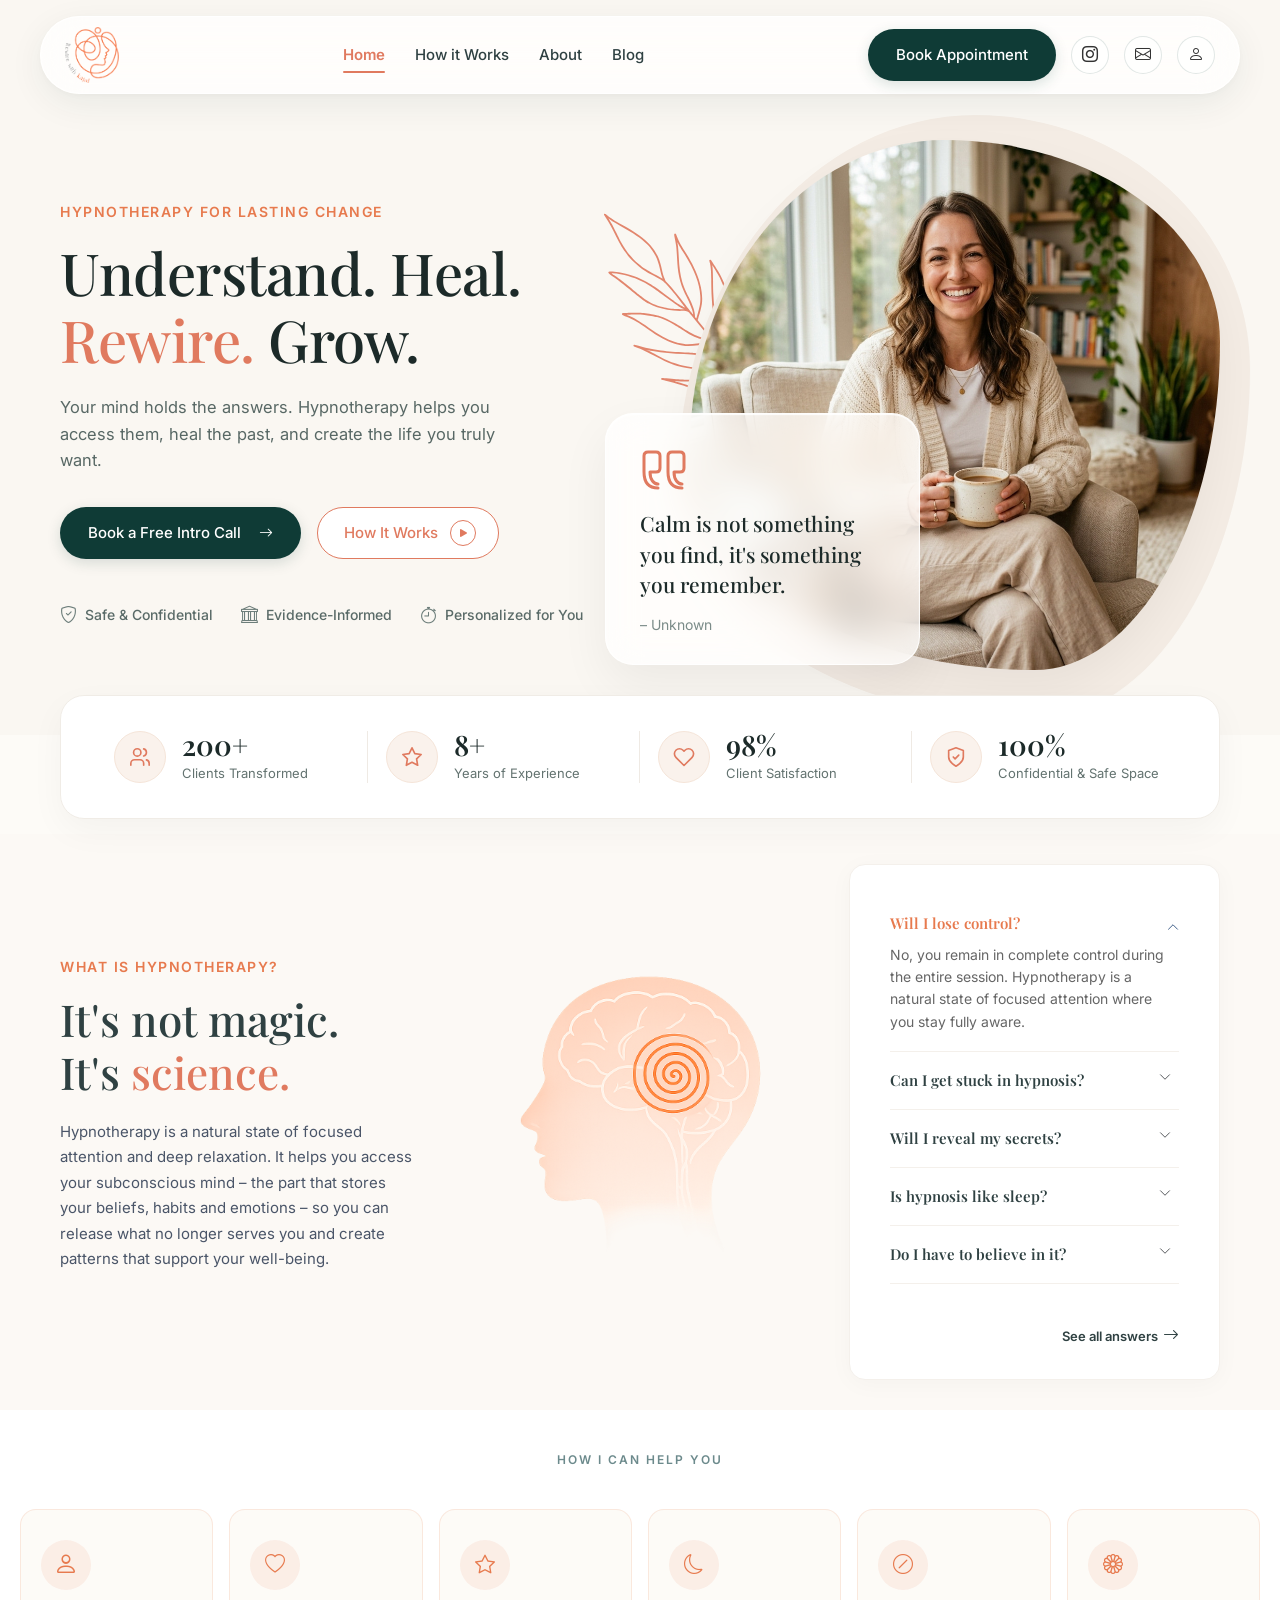
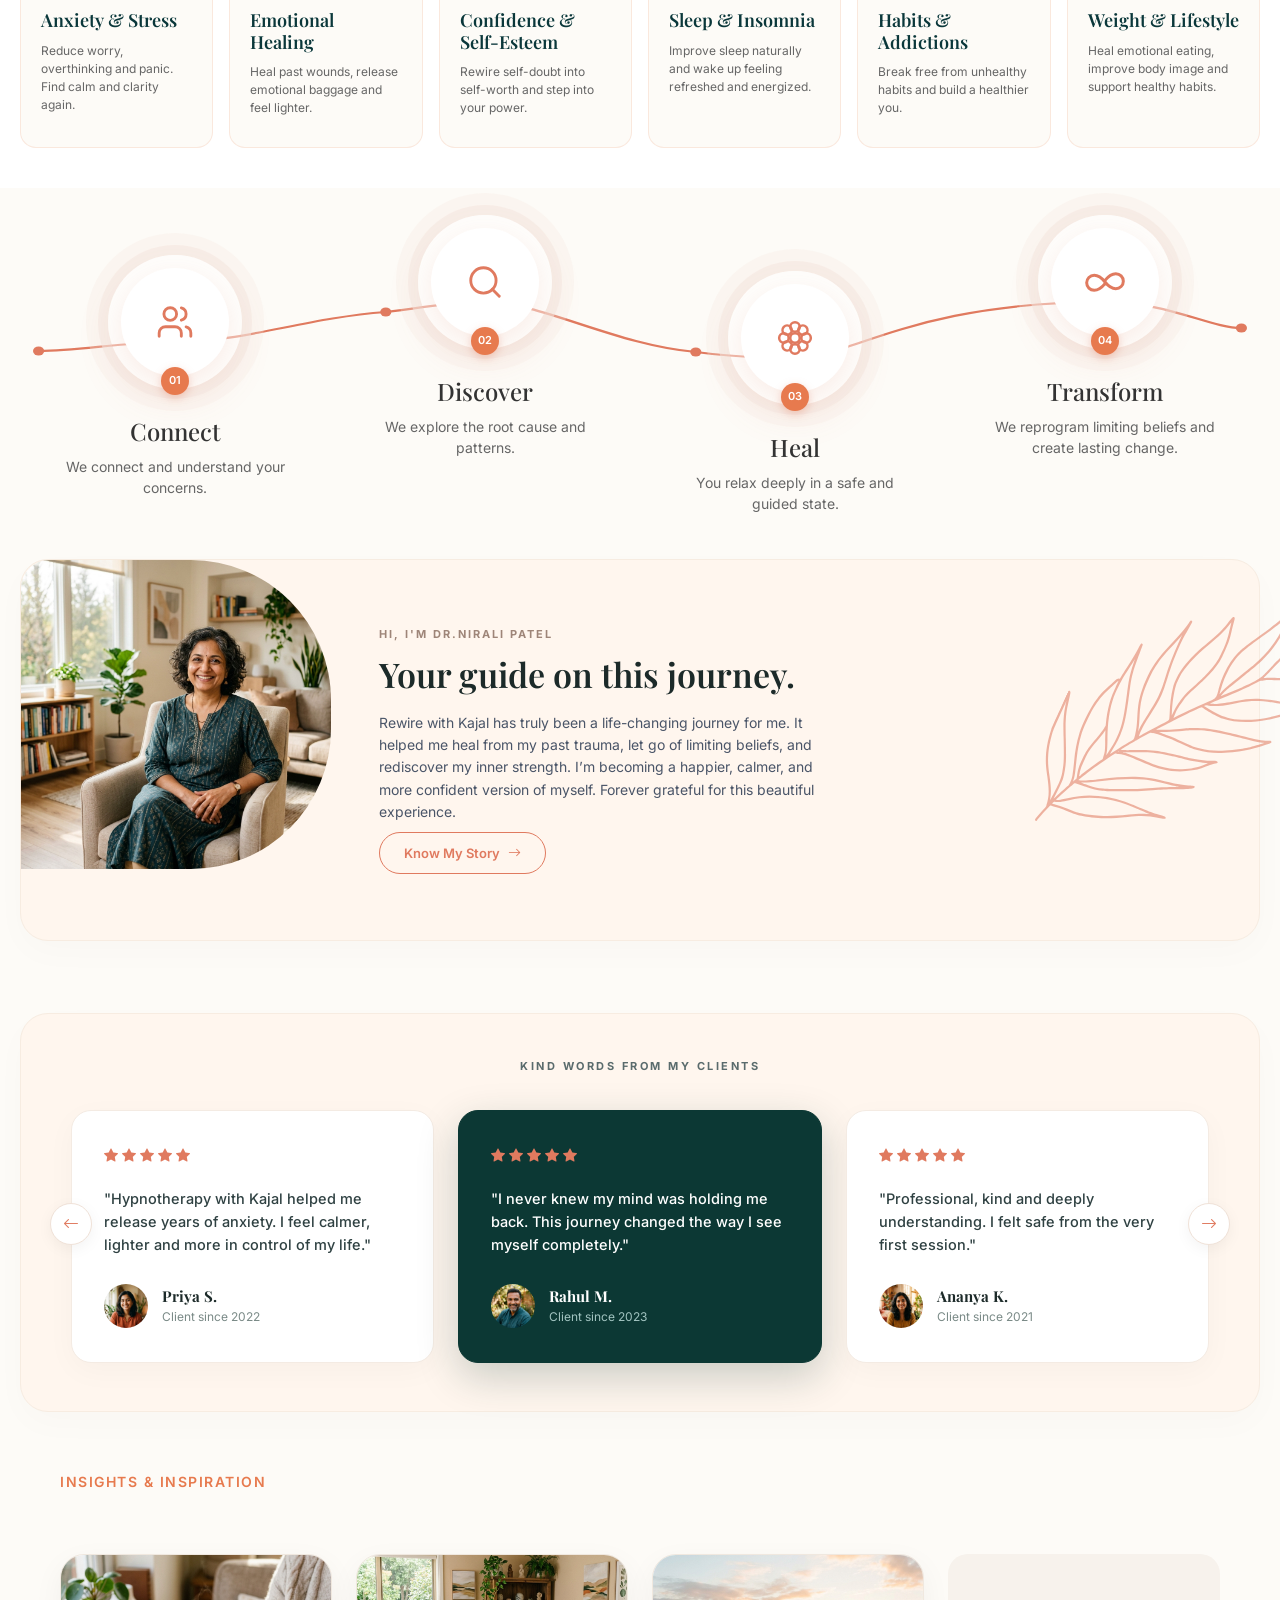
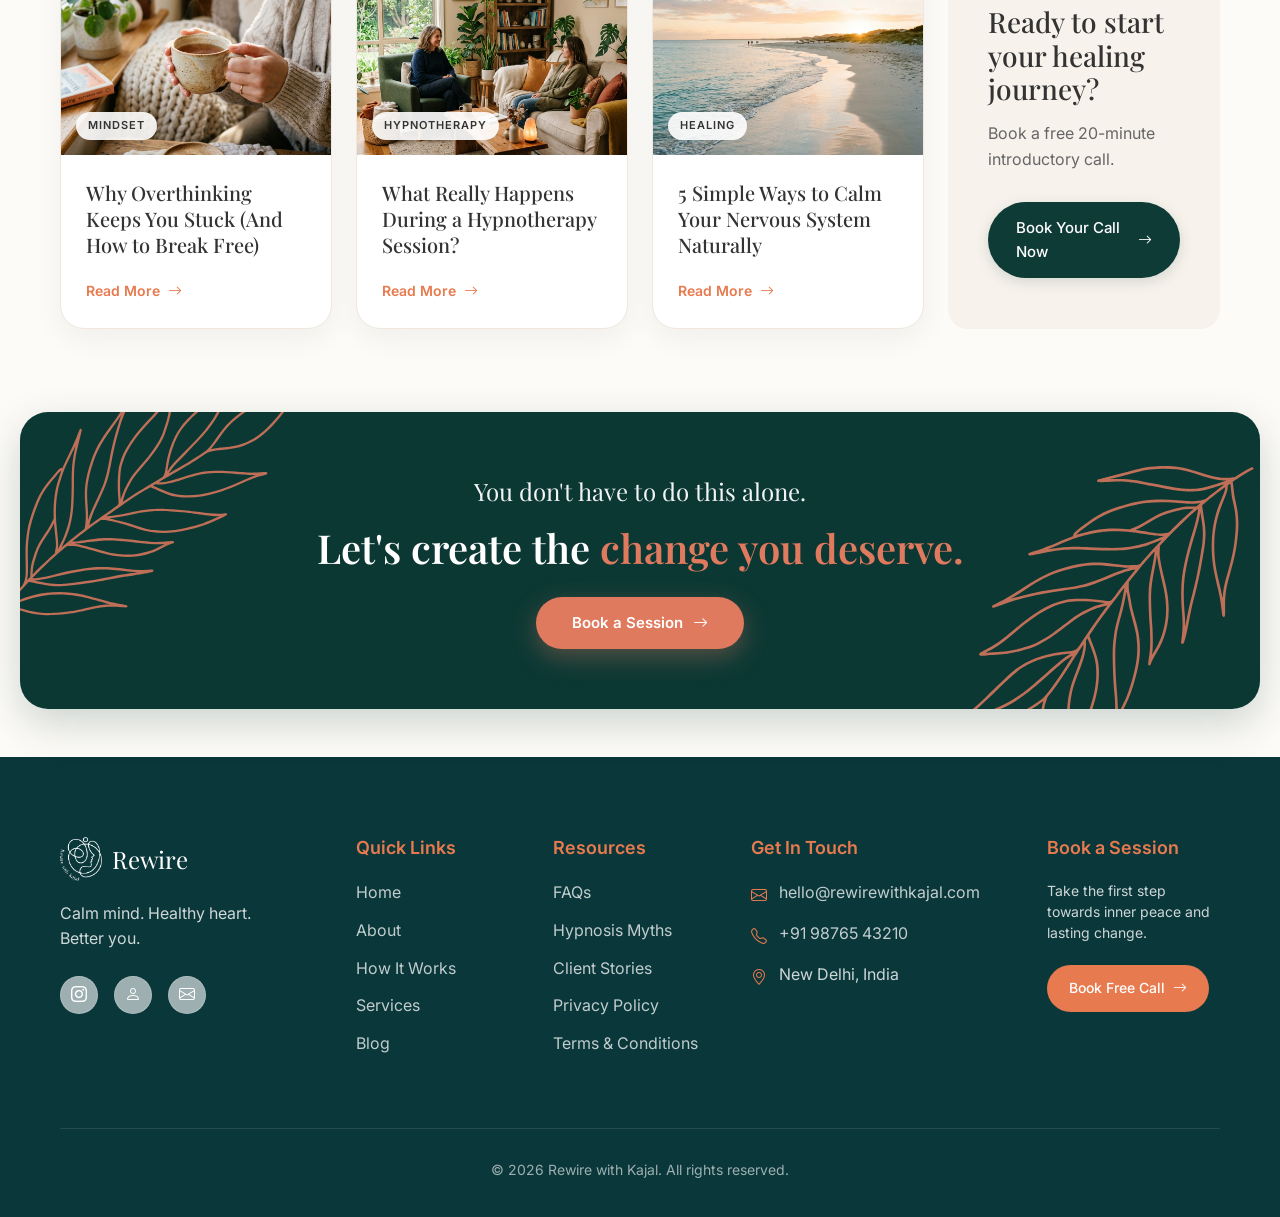
<file: index.html>
<!DOCTYPE html>
<html lang="en">

<head>
  <meta charset="utf-8" />
  <meta name="viewport" content="width=device-width, initial-scale=1" />
  <title>Rewire With Kajal</title>
  <link href="https://cdn.jsdelivr.net/npm/bootstrap@5.3.3/dist/css/bootstrap.min.css" rel="stylesheet" />
  <link rel="stylesheet" href="https://cdn.jsdelivr.net/npm/bootstrap-icons@1.11.3/font/bootstrap-icons.min.css" />
  <link rel="stylesheet" href="css/index-redesign.css" />
  <link rel="icon" type="image/png" href="images/logo3.png" />
</head>

<body>

  <!-- Navbar -->
  <nav class="rw-navbar">
    <div class="rw-container">
      <a href="index.html" class="rw-logo">
        <img src="images/logo3.png" alt="Rewire with Kajal Logo">
      </a>

      <div class="rw-nav-links d-none d-lg-flex">
        <a href="index.html" class="active">Home</a>
        <a href="index.html#how-it-works">How it Works</a>
        <a href="about.html">About</a>
        <a href="blog.html">Blog</a>
      </div>

      <div class="rw-nav-actions d-none d-lg-flex">
        <a href="appointment.html#booking-form" class="rw-btn rw-btn-primary">Book Appointment</a>
        <a href="https://www.instagram.com/rewirewithkajal/" class="rw-social-icon" target="_blank"
          aria-label="Instagram"><i class="bi bi-instagram"></i></a>
        <a href="mailto:hello@rewirewithkajal.com" class="rw-social-icon" aria-label="Email"><i
            class="bi bi-envelope"></i></a>
        <a href="customer-login.html" class="rw-social-icon" aria-label="Login"><i class="bi bi-person"></i></a>
      </div>

      <button class="navbar-toggler d-lg-none" type="button"
        style="border:none; background:transparent; font-size:24px;">
        <i class="bi bi-list"></i>
      </button>
    </div>
  </nav>

  <!-- Hero Section -->
  <header class="rw-hero">
    <div class="rw-container">
      <div class="row align-items-center">
        <div class="col-lg-6">
          <span class="rw-eyebrow">HYPNOTHERAPY FOR LASTING CHANGE</span>
          <h1>Understand. Heal.<br><span class="rw-accent-text">Rewire.</span> Grow.</h1>
          <p class="rw-hero-subtext">Your mind holds the answers. Hypnotherapy helps you access them, heal the past, and
            create the life you truly want.</p>

          <div class="rw-hero-buttons">
            <a href="appointment.html#booking-form" class="rw-btn rw-btn-primary">
              Book a Free Intro Call <i class="bi bi-arrow-right"></i>
            </a>
            <a href="#how-it-works" class="rw-btn rw-btn-secondary">
              How It Works <span class="rw-play-icon-wrap"><i class="bi bi-play-fill"></i></span>
            </a>
          </div>

          <div class="rw-trust-badges">
            <div class="rw-trust-item"><i class="bi bi-shield-check"></i> <span>Safe & Confidential</span></div>
            <div class="rw-trust-item"><i class="bi bi-bank"></i> <span>Evidence-Informed</span></div>
            <div class="rw-trust-item"><i class="bi bi-stopwatch"></i> <span>Personalized for You</span></div>
          </div>
        </div>

        <div class="col-lg-6">
          <div class="rw-hero-image-wrapper">
            <!-- Organic shape background behind therapist photo -->
            <div class="rw-hero-bg-backdrop"></div>

            <!-- Leaf Floral SVG Decor (positioned behind therapist photo) -->
            <img src="images/noun-floral-5095798.svg" class="rw-hero-leaf-svg" alt="Floral Branch Decor">

            <!-- Hero Woman Photo (overlaps the leaf on the right side) -->
            <img src="images/hero-woman.png" alt="Hypnotherapist Kajal sitting comfortably" class="rw-hero-img">

            <!-- Floating Quote Box -->
            <div class="rw-hero-quote">
              <div class="rw-quote-icon-container">
                <svg width="40" height="40" viewBox="0 0 24 24" fill="none" stroke="#E07A5F" stroke-width="1.5"
                  stroke-linecap="round" stroke-linejoin="round">
                  <path d="M3 21c3 0 7-1 7-8V5c0-1.25-.75-2-2-2H4c-1.25 0-2 .75-2 2v6c0 1.25.75 2 2 2h3c0 4-2 6-4 6">
                  </path>
                  <path d="M15 21c3 0 7-1 7-8V5c0-1.25-.75-2-2-2h-4c-1.25 0-2 .75-2 2v6c0 1.25.75 2 2 2h3c0 4-2 6-4 6">
                  </path>
                </svg>
              </div>
              <p class="rw-quote-text">Calm is not something you find, it's something you remember.</p>
              <span class="rw-quote-author">&ndash; Unknown</span>
            </div>
          </div>
        </div>
      </div>
    </div>
  </header>

  <!-- Stats Section -->
  <section class="rw-stats-section">
    <div class="rw-container">
      <div class="rw-stats-container">
        <div class="rw-stat-item">
          <div class="rw-stat-icon-wrap">
            <svg width="22" height="22" viewBox="0 0 24 24" fill="none" stroke="currentColor" stroke-width="1.8"
              stroke-linecap="round" stroke-linejoin="round">
              <path d="M16 21v-2a4 4 0 0 0-4-4H6a4 4 0 0 0-4 4v2"></path>
              <circle cx="9" cy="7" r="4"></circle>
              <path d="M22 21v-2a4 4 0 0 0-3-3.87"></path>
              <path d="M16 3.13a4 4 0 0 1 0 7.75"></path>
            </svg>
          </div>
          <div class="rw-stat-text">
            <h4>200+</h4>
            <p>Clients Transformed</p>
          </div>
        </div>

        <div class="rw-stat-item">
          <div class="rw-stat-icon-wrap">
            <svg width="22" height="22" viewBox="0 0 24 24" fill="none" stroke="currentColor" stroke-width="1.8"
              stroke-linecap="round" stroke-linejoin="round">
              <polygon
                points="12 2 15.09 8.26 22 9.27 17 14.14 18.18 21.02 12 17.77 5.82 21.02 7 14.14 2 9.27 8.91 8.26 12 2">
              </polygon>
            </svg>
          </div>
          <div class="rw-stat-text">
            <h4>8+</h4>
            <p>Years of Experience</p>
          </div>
        </div>

        <div class="rw-stat-item">
          <div class="rw-stat-icon-wrap">
            <svg width="22" height="22" viewBox="0 0 24 24" fill="none" stroke="currentColor" stroke-width="1.8"
              stroke-linecap="round" stroke-linejoin="round">
              <path
                d="M20.84 4.61a5.5 5.5 0 0 0-7.78 0L12 5.67l-1.06-1.06a5.5 5.5 0 0 0-7.78 7.78l1.06 1.06L12 21.23l7.78-7.78 1.06-1.06a5.5 5.5 0 0 0 0-7.78z">
              </path>
            </svg>
          </div>
          <div class="rw-stat-text">
            <h4>98%</h4>
            <p>Client Satisfaction</p>
          </div>
        </div>

        <div class="rw-stat-item">
          <div class="rw-stat-icon-wrap">
            <svg width="22" height="22" viewBox="0 0 24 24" fill="none" stroke="currentColor" stroke-width="1.8"
              stroke-linecap="round" stroke-linejoin="round">
              <path d="M12 22s8-4 8-10V5l-8-3-8 3v7c0 6 8 10 8 10z"></path>
              <path d="m9 12 2 2 4-4"></path>
            </svg>
          </div>
          <div class="rw-stat-text">
            <h4>100%</h4>
            <p>Confidential & Safe Space</p>
          </div>
        </div>
      </div>
    </div>
  </section>

  <!-- What is Hypnotherapy -->
  <section class="rw-section rw-what-is">
    <div class="rw-container">
      <div class="row align-items-center">
        <div class="col-lg-4 pe-lg-4">
          <span class="rw-eyebrow">WHAT IS HYPNOTHERAPY?</span>
          <h2>It's not magic.<br>It's <span class="rw-accent-text">science.</span></h2>
          <p>Hypnotherapy is a natural state of focused attention and deep relaxation. It helps you access your
            subconscious mind &ndash; the part that stores your beliefs, habits and emotions &ndash; so you can release
            what no longer serves you and create patterns that support your well-being.</p>
        </div>

        <div
          class="col-lg-4 rw-head-graphic position-relative text-center d-flex align-items-center justify-content-center">
          <img src="images/brain-spiral.png" alt="Hypnotherapy Brain Silhouette" class="img-fluid rw-brain-spiral-img">
        </div>

        <div class="col-lg-4">
          <div class="rw-faq-box">
            <div class="accordion rw-accordion" id="faqAccordion">
              <div class="accordion-item">
                <h2 class="accordion-header">
                  <button class="accordion-button" type="button" data-bs-toggle="collapse" data-bs-target="#faq1"
                    aria-expanded="true">
                    Will I lose control?
                  </button>
                </h2>
                <div id="faq1" class="accordion-collapse collapse show" data-bs-parent="#faqAccordion">
                  <div class="accordion-body">No, you remain in complete control during the entire session. Hypnotherapy
                    is a natural state of focused attention where you stay fully aware.</div>
                </div>
              </div>
              <div class="accordion-item">
                <h2 class="accordion-header">
                  <button class="accordion-button collapsed" type="button" data-bs-toggle="collapse"
                    data-bs-target="#faq2">
                    Can I get stuck in hypnosis?
                  </button>
                </h2>
                <div id="faq2" class="accordion-collapse collapse" data-bs-parent="#faqAccordion">
                  <div class="accordion-body">It is impossible to get stuck in hypnosis.</div>
                </div>
              </div>
              <div class="accordion-item">
                <h2 class="accordion-header">
                  <button class="accordion-button collapsed" type="button" data-bs-toggle="collapse"
                    data-bs-target="#faq3">
                    Will I reveal my secrets?
                  </button>
                </h2>
                <div id="faq3" class="accordion-collapse collapse" data-bs-parent="#faqAccordion">
                  <div class="accordion-body">You will not say or do anything you don't want to.</div>
                </div>
              </div>
              <div class="accordion-item">
                <h2 class="accordion-header">
                  <button class="accordion-button collapsed" type="button" data-bs-toggle="collapse"
                    data-bs-target="#faq4">
                    Is hypnosis like sleep?
                  </button>
                </h2>
                <div id="faq4" class="accordion-collapse collapse" data-bs-parent="#faqAccordion">
                  <div class="accordion-body">It is a relaxed state, but you are awake and aware.</div>
                </div>
              </div>
              <div class="accordion-item">
                <h2 class="accordion-header">
                  <button class="accordion-button collapsed" type="button" data-bs-toggle="collapse"
                    data-bs-target="#faq5">
                    Do I have to believe in it?
                  </button>
                </h2>
                <div id="faq5" class="accordion-collapse collapse" data-bs-parent="#faqAccordion">
                  <div class="accordion-body">An open mind is helpful, but you don't need a strong belief.</div>
                </div>
              </div>
            </div>
            <div class="text-end mt-4">
              <a href="#" class="rw-faq-link">See all answers <i class="bi bi-arrow-right"></i></a>
            </div>
          </div>
        </div>
      </div>
    </div>
  </section>

  <!-- How I Can Help You -->
  <section class="rw-section rw-section-bg-white" id="services" style="padding: 40px 0 40px 0;">
    <div class="rw-container" style="max-width: 1400px;">
      <div class="rw-section-header" style="margin-bottom: 40px;">
        <span class="rw-eyebrow" style="color: #6c8a8c; font-size: 12px; letter-spacing: 2px;">HOW I CAN HELP YOU</span>
      </div>

      <div class="row g-3 justify-content-center">
        <!-- Service 1 -->
        <div class="col-lg-2 col-md-4 col-sm-6">
          <div class="rw-help-card">
            <div class="rw-help-icon"><i class="bi bi-person" style="font-size: 24px; stroke-width: 1px;"></i></div>
            <h3 style="font-family: var(--rw-font-heading);">Anxiety & Stress</h3>
            <p>Reduce worry, overthinking and panic. Find calm and clarity again.</p>
          </div>
        </div>
        <!-- Service 2 -->
        <div class="col-lg-2 col-md-4 col-sm-6">
          <div class="rw-help-card">
            <div class="rw-help-icon"><i class="bi bi-heart" style="font-size: 20px;"></i></div>
            <h3 style="font-family: var(--rw-font-heading);">Emotional Healing</h3>
            <p>Heal past wounds, release emotional baggage and feel lighter.</p>
          </div>
        </div>
        <!-- Service 3 -->
        <div class="col-lg-2 col-md-4 col-sm-6">
          <div class="rw-help-card">
            <div class="rw-help-icon"><i class="bi bi-star" style="font-size: 20px;"></i></div>
            <h3 style="font-family: var(--rw-font-heading);">Confidence & Self-Esteem</h3>
            <p>Rewire self-doubt into self-worth and step into your power.</p>
          </div>
        </div>
        <!-- Service 4 -->
        <div class="col-lg-2 col-md-4 col-sm-6">
          <div class="rw-help-card">
            <div class="rw-help-icon"><i class="bi bi-moon" style="font-size: 20px;"></i></div>
            <h3 style="font-family: var(--rw-font-heading);">Sleep & Insomnia</h3>
            <p>Improve sleep naturally and wake up feeling refreshed and energized.</p>
          </div>
        </div>
        <!-- Service 5 -->
        <div class="col-lg-2 col-md-4 col-sm-6">
          <div class="rw-help-card">
            <div class="rw-help-icon"><i class="bi bi-slash-circle" style="font-size: 20px;"></i></div>
            <h3 style="font-family: var(--rw-font-heading);">Habits & Addictions</h3>
            <p>Break free from unhealthy habits and build a healthier you.</p>
          </div>
        </div>
        <!-- Service 6 -->
        <div class="col-lg-2 col-md-4 col-sm-6">
          <div class="rw-help-card">
            <div class="rw-help-icon"><i class="bi bi-flower1" style="font-size: 20px;"></i></div>
            <h3 style="font-family: var(--rw-font-heading);">Weight & Lifestyle</h3>
            <p>Heal emotional eating, improve body image and support healthy habits.</p>
          </div>
        </div>
      </div>
    </div>
  </section>

  <!-- How It Works -->
  <section class="rw-section rw-process-wave-section" id="how-it-works">
    <div class="rw-container" style="max-width: 1280px;">
      <div class="rw-process-wave-wrapper">
        <!-- SVG Sine Wave Background Path with Dot Nodes -->
        <div class="rw-process-svg-wrap d-none d-lg-block">
          <svg viewBox="0 0 1000 220" preserveAspectRatio="none" class="rw-process-svg-line">
            <!-- Sine Wave Curve passing through circle centers (Y: Step 1=129, Step 2=89, Step 3=145, Step 4=89) -->
            <path
              d="M 15 138 C 50 138, 80 129, 125 129 C 180 129, 230 105, 295 99 C 330 94, 345 89, 375 89 C 420 89, 480 132, 545 139 C 570 143, 595 145, 625 145 C 670 145, 720 89, 875 89 C 925 89, 960 115, 985 115"
              fill="none" stroke="#E07A5F" stroke-width="2.2" stroke-linecap="round" />
            <!-- Node Dots -->
            <circle cx="15" cy="138" r="4.5" fill="#E07A5F" />
            <circle cx="295" cy="99" r="4.5" fill="#E07A5F" />
            <circle cx="545" cy="139" r="4.5" fill="#E07A5F" />
            <circle cx="985" cy="115" r="4.5" fill="#E07A5F" />
          </svg>
        </div>

        <div class="rw-process-grid">
          <!-- Step 1: Connect -->
          <div class="rw-process-item rw-step-1">
            <div class="rw-process-badge-wrap">
              <div class="rw-process-circle-outer">
                <div class="rw-process-circle-inner">
                  <svg width="38" height="38" viewBox="0 0 24 24" fill="none" stroke="#E07A5F" stroke-width="1.8"
                    stroke-linecap="round" stroke-linejoin="round">
                    <path d="M16 21v-2a4 4 0 0 0-4-4H6a4 4 0 0 0-4 4v2"></path>
                    <circle cx="9" cy="7" r="4"></circle>
                    <path d="M22 21v-2a4 4 0 0 0-3-3.87"></path>
                    <path d="M16 3.13a4 4 0 0 1 0 7.75"></path>
                  </svg>
                </div>
              </div>
              <span class="rw-process-number">01</span>
            </div>
            <h3 class="rw-process-title">Connect</h3>
            <p class="rw-process-desc">We connect and understand your concerns.</p>
          </div>

          <!-- Step 2: Discover -->
          <div class="rw-process-item rw-step-2">
            <div class="rw-process-badge-wrap">
              <div class="rw-process-circle-outer">
                <div class="rw-process-circle-inner">
                  <svg width="38" height="38" viewBox="0 0 24 24" fill="none" stroke="#E07A5F" stroke-width="1.8"
                    stroke-linecap="round" stroke-linejoin="round">
                    <circle cx="11" cy="11" r="8"></circle>
                    <line x1="21" y1="21" x2="16.65" y2="16.65"></line>
                  </svg>
                </div>
              </div>
              <span class="rw-process-number">02</span>
            </div>
            <h3 class="rw-process-title">Discover</h3>
            <p class="rw-process-desc">We explore the root cause and patterns.</p>
          </div>

          <!-- Step 3: Heal -->
          <div class="rw-process-item rw-step-3">
            <div class="rw-process-badge-wrap">
              <div class="rw-process-circle-outer">
                <div class="rw-process-circle-inner">
                  <svg width="38" height="38" viewBox="0 0 24 24" fill="none" stroke="#E07A5F" stroke-width="1.6"
                    stroke-linecap="round" stroke-linejoin="round">
                    <circle cx="12" cy="12" r="3"></circle>
                    <path d="M12 2a3 3 0 0 0 0 6 3 3 0 0 0 0-6z"></path>
                    <path d="M12 16a3 3 0 0 0 0 6 3 3 0 0 0 0-6z"></path>
                    <path d="M2 12a3 3 0 0 0 6 0 3 3 0 0 0-6 0z"></path>
                    <path d="M16 12a3 3 0 0 0 6 0 3 3 0 0 0-6 0z"></path>
                    <path d="M4.93 4.93a3 3 0 0 0 4.24 4.24 3 3 0 0 0-4.24-4.24z"></path>
                    <path d="M14.83 14.83a3 3 0 0 0 4.24 4.24 3 3 0 0 0-4.24-4.24z"></path>
                    <path d="M14.83 9.17a3 3 0 0 0 4.24-4.24 3 3 0 0 0-4.24 4.24z"></path>
                    <path d="M4.93 19.07a3 3 0 0 0 4.24-4.24 3 3 0 0 0-4.24 4.24z"></path>
                  </svg>
                </div>
              </div>
              <span class="rw-process-number">03</span>
            </div>
            <h3 class="rw-process-title">Heal</h3>
            <p class="rw-process-desc">You relax deeply in a safe and guided state.</p>
          </div>

          <!-- Step 4: Transform -->
          <div class="rw-process-item rw-step-4">
            <div class="rw-process-badge-wrap">
              <div class="rw-process-circle-outer">
                <div class="rw-process-circle-inner">
                  <svg width="40" height="40" viewBox="0 0 24 24" fill="none" stroke="#E07A5F" stroke-width="1.8"
                    stroke-linecap="round" stroke-linejoin="round">
                    <path
                      d="M12 12c-2-2.5-4-4-6.5-4A4.5 4.5 0 0 0 1 12.5 4.5 4.5 0 0 0 5.5 17c2.5 0 4.5-1.5 6.5-4zm0 0c2 2.5 4 4 6.5 4a4.5 4.5 0 0 0 4.5-4.5 4.5 4.5 0 0 0-4.5-4.5c-2.5 0-4.5 1.5-6.5 4z">
                    </path>
                  </svg>
                </div>
              </div>
              <span class="rw-process-number">04</span>
            </div>
            <h3 class="rw-process-title">Transform</h3>
            <p class="rw-process-desc">We reprogram limiting beliefs and create lasting change.</p>
          </div>
        </div>
      </div>
    </div>
  </section>

  <!-- About Kajal - Your Guide on this Journey Banner -->
  <section class="py-5">
    <div class="rw-container" style="max-width: 1440px;">
    <div class="rw-guide-banner">
      <div class="row g-0 align-items-center">
        <!-- Left Photo with Arch Curve -->
        <div class="col-lg-3 col-md-4">
          <div class="rw-guide-img-wrap">
            <img src="images/kajal-about.png" alt="Kajal - Clinical Hypnotherapist" class="rw-guide-img">
          </div>
        </div>

        <!-- Center Text Content -->
        <div class="col-lg-5 col-md-8 ps-lg-5 pe-lg-4 py-4 py-lg-5 px-4">
          <span class="rw-guide-eyebrow">HI, I'M DR.NIRALI PATEL</span>
          <h2 class="rw-guide-title">Your guide on this journey.</h2>
          <p class="rw-guide-text">Rewire with Kajal has truly been a life-changing journey for me. It helped me heal
            from my past trauma, let go of limiting beliefs, and rediscover my inner strength. I’m becoming a happier,
            calmer, and more confident version of myself. Forever grateful for this beautiful experience.</p>

          <a href="about.html" class="rw-guide-btn">Know My Story <i class="bi bi-arrow-right"></i></a>
        </div>

        <!-- Right Feature Items & Decorative Leaf SVG -->
        <div class="col-lg-4 col-md-12 py-4 py-lg-5 px-4 pe-lg-5 position-relative">
          <div class="rw-guide-features">
            <!--            
            <div class="rw-guide-feature-item">
              <div class="rw-guide-icon-badge">
                <svg width="22" height="22" viewBox="0 0 24 24" fill="none" stroke="#E07A5F" stroke-width="2"
                  stroke-linecap="round" stroke-linejoin="round">
                  <path
                    d="M12 2l3.09 6.26L22 9.27l-5 4.87 1.18 6.88L12 17.77l-6.18 3.25L7 14.14 2 9.27l6.91-1.01L12 2z">
                  </path>
                </svg>
              </div>
              <div class="rw-guide-feature-content">
                <h6>Professional &amp; Certified</h6>
                <p>Trained in clinical hypnotherapy with years of experience.</p>
              </div>
            </div>

            <div class="rw-guide-feature-item">
              <div class="rw-guide-icon-badge">
                <svg width="22" height="22" viewBox="0 0 24 24" fill="none" stroke="#E07A5F" stroke-width="2"
                  stroke-linecap="round" stroke-linejoin="round">
                  <path
                    d="M20.84 4.61a5.5 5.5 0 0 0-7.78 0L12 5.67l-1.06-1.06a5.5 5.5 0 0 0-7.78 7.78l1.06 1.06L12 21.23l8.78-8.78 1.06-1.06a5.5 5.5 0 0 0 0-7.78z">
                  </path>
                </svg>
              </div>
              <div class="rw-guide-feature-content">
                <h6>Compassionate &amp; Empathetic</h6>
                <p>A safe space to be heard, understood and supported.</p>
              </div>
            </div>

            <div class="rw-guide-feature-item">
              <div class="rw-guide-icon-badge">
                <svg width="22" height="22" viewBox="0 0 24 24" fill="none" stroke="#E07A5F" stroke-width="2"
                  stroke-linecap="round" stroke-linejoin="round">
                  <circle cx="12" cy="12" r="10"></circle>
                  <circle cx="12" cy="12" r="6"></circle>
                  <circle cx="12" cy="12" r="2"></circle>
                </svg>
              </div>
              <div class="rw-guide-feature-content">
                <h6>Results-Oriented</h6>
                <p>Helping you achieve long-lasting change, not quick fixes.</p>
              </div>
            </div>
          </div> -->

            <!-- Decorative Leaf Branch on Far Right -->
            <img src="images/noun-floral-5095798.svg" class="rw-guide-leaf-svg" alt="Leaf Decor Branch">
          </div>
        </div>
      </div>
    </div>
  </section>

  <!-- Testimonials - Kind Words From My Clients -->
  <section class="py-4">
    <div class="rw-container" style="max-width: 1440px;">
    <div class="rw-testimonial-banner">
      <span class="rw-testimonial-eyebrow">KIND WORDS FROM MY CLIENTS</span>

      <div class="rw-testimonial-carousel-wrap position-relative">
        <!-- Navigation Arrow Buttons -->
        <button class="rw-carousel-nav-btn rw-carousel-prev" aria-label="Previous Testimonial">
          <i class="bi bi-arrow-left"></i>
        </button>
        <button class="rw-carousel-nav-btn rw-carousel-next" aria-label="Next Testimonial">
          <i class="bi bi-arrow-right"></i>
        </button>

        <!-- 3 Testimonial Cards Grid -->
        <div class="row g-4 align-items-stretch">
          <!-- Card 1 (Left White Card) -->
          <div class="col-lg-4 col-md-6">
            <div class="rw-testimonial-card-v2">
              <div>
                <div class="rw-stars-v2">
                  <i class="bi bi-star-fill"></i>
                  <i class="bi bi-star-fill"></i>
                  <i class="bi bi-star-fill"></i>
                  <i class="bi bi-star-fill"></i>
                  <i class="bi bi-star-fill"></i>
                </div>
                <p class="rw-quote-v2">"Hypnotherapy with Kajal helped me release years of anxiety. I feel calmer,
                  lighter and more in control of my life."</p>
              </div>
              <div class="rw-client-info-v2">
                <img src="images/client1.png" alt="Priya S." class="rw-client-avatar">
                <div>
                  <h6 class="rw-client-name">Priya S.</h6>
                  <span class="rw-client-meta">Client since 2022</span>
                </div>
              </div>
            </div>
          </div>

          <!-- Card 2 (Center Deep Slate Teal Accent Card) -->
          <div class="col-lg-4 col-md-6">
            <div class="rw-testimonial-card-v2 rw-card-accent">
              <div>
                <div class="rw-stars-v2">
                  <i class="bi bi-star-fill"></i>
                  <i class="bi bi-star-fill"></i>
                  <i class="bi bi-star-fill"></i>
                  <i class="bi bi-star-fill"></i>
                  <i class="bi bi-star-fill"></i>
                </div>
                <p class="rw-quote-v2">"I never knew my mind was holding me back. This journey changed the way I see
                  myself completely."</p>
              </div>
              <div class="rw-client-info-v2">
                <img src="images/client2.png" alt="Rahul M." class="rw-client-avatar">
                <div>
                  <h6 class="rw-client-name">Rahul M.</h6>
                  <span class="rw-client-meta">Client since 2023</span>
                </div>
              </div>
            </div>
          </div>

          <!-- Card 3 (Right White Card) -->
          <div class="col-lg-4 col-md-6">
            <div class="rw-testimonial-card-v2">
              <div>
                <div class="rw-stars-v2">
                  <i class="bi bi-star-fill"></i>
                  <i class="bi bi-star-fill"></i>
                  <i class="bi bi-star-fill"></i>
                  <i class="bi bi-star-fill"></i>
                  <i class="bi bi-star-fill"></i>
                </div>
                <p class="rw-quote-v2">"Professional, kind and deeply understanding. I felt safe from the very first
                  session."</p>
              </div>
              <div class="rw-client-info-v2">
                <img src="images/client3.png" alt="Ananya K." class="rw-client-avatar">
                <div>
                  <h6 class="rw-client-name">Ananya K.</h6>
                  <span class="rw-client-meta">Client since 2021</span>
                </div>
              </div>
            </div>
          </div>
        </div>
      </div>
    </div>
    </div>
  </section>

  <!-- Insights -->
  <section class="rw-section">
    <div class="rw-container">
      <div class="rw-section-header text-start">
        <span class="rw-eyebrow">INSIGHTS & INSPIRATION</span>
      </div>

      <div class="row g-4">
        <div class="col-md-3">
          <div class="rw-blog-card">
            <div class="rw-blog-img-wrap">
              <img src="images/blog-overthinking.png" alt="Why Overthinking Keeps You Stuck">
              <span class="rw-blog-tag">MINDSET</span>
            </div>
            <div class="rw-blog-content">
              <h4>Why Overthinking Keeps You Stuck (And How to Break Free)</h4>
              <a href="blog-detail.php" class="rw-blog-link">Read More <i class="bi bi-arrow-right"></i></a>
            </div>
          </div>
        </div>

        <div class="col-md-3">
          <div class="rw-blog-card">
            <div class="rw-blog-img-wrap">
              <img src="images/blog-session.png" alt="What Really Happens During a Hypnotherapy Session">
              <span class="rw-blog-tag">HYPNOTHERAPY</span>
            </div>
            <div class="rw-blog-content">
              <h4>What Really Happens During a Hypnotherapy Session?</h4>
              <a href="blog-detail.php" class="rw-blog-link">Read More <i class="bi bi-arrow-right"></i></a>
            </div>
          </div>
        </div>

        <div class="col-md-3">
          <div class="rw-blog-card">
            <div class="rw-blog-img-wrap">
              <img src="images/blog-nervous.png" alt="5 Simple Ways to Calm Your Nervous System Naturally">
              <span class="rw-blog-tag">HEALING</span>
            </div>
            <div class="rw-blog-content">
              <h4>5 Simple Ways to Calm Your Nervous System Naturally</h4>
              <a href="blog-detail.php" class="rw-blog-link">Read More <i class="bi bi-arrow-right"></i></a>
            </div>
          </div>
        </div>

        <div class="col-md-3">
          <div class="rw-cta-card">
            <h3>Ready to start your healing journey?</h3>
            <p>Book a free 20-minute introductory call.</p>
            <a href="appointment.html#booking-form" class="rw-btn rw-btn-primary">Book Your Call Now <i
                class="bi bi-arrow-right"></i></a>
          </div>
        </div>
      </div>
    </div>
  </section>

  <!-- Pre Footer / Book a Session CTA Banner -->
  <section class="py-5">
    <div class="rw-container" style="max-width: 1440px;">
    <div class="rw-cta-banner">
      <!-- Left Floral Leaf Decor -->
      <img src="images/noun-floral-5095798.svg" class="rw-cta-leaf-left" alt="Leaf Decor Left">

      <!-- Center Text & Button -->
      <div class="rw-cta-content text-center">
        <span class="rw-cta-subtitle">You don't have to do this alone.</span>
        <h2 class="rw-cta-title">Let's create the <span class="rw-accent-text">change you deserve.</span></h2>
        <div class="mt-4">
          <a href="appointment.html#booking-form" class="rw-cta-btn">Book a Session <i class="bi bi-arrow-right"></i></a>
        </div>
      </div>

      <!-- Right Floral Leaf Decor -->
      <img src="images/noun-floral-5095798.svg" class="rw-cta-leaf-right" alt="Leaf Decor Right">
    </div>
    </div>
  </section>

  <!-- Footer -->
  <footer class="rw-footer">
    <div class="rw-container">
      <div class="row g-4">
        <div class="col-lg-3 col-md-6">
          <a href="index.html" class="rw-footer-logo">
            <img src="images/logo3.png" alt="Rewire with Kajal Logo">
            <span>Rewire</span>
          </a>
          <p class="mb-4">Calm mind. Healthy heart.<br>Better you.</p>
          <div class="d-flex gap-3">
            <a href="https://www.instagram.com/rewirewithkajal/" target="_blank" class="rw-social-icon"
              style="border-color: rgba(255,255,255,0.2); color:#fff;" aria-label="Instagram"><i
                class="bi bi-instagram"></i></a>
            <a href="customer-login.html" class="rw-social-icon" style="border-color: rgba(255,255,255,0.2); color:#fff;"
              aria-label="Login"><i class="bi bi-person"></i></a>
            <a href="mailto:hello@rewirewithkajal.com" class="rw-social-icon"
              style="border-color: rgba(255,255,255,0.2); color:#fff;" aria-label="Email"><i
                class="bi bi-envelope"></i></a>
          </div>
        </div>

        <div class="col-lg-2 col-md-6">
          <h5>Quick Links</h5>
          <ul>
            <li><a href="index.html">Home</a></li>
            <li><a href="about.html">About</a></li>
            <li><a href="index.html#how-it-works">How It Works</a></li>
            <li><a href="index.html#services">Services</a></li>
            <li><a href="blog.html">Blog</a></li>
          </ul>
        </div>

        <div class="col-lg-2 col-md-6">
          <h5>Resources</h5>
          <ul>
            <li><a href="index.html#faq">FAQs</a></li>
            <li><a href="about.html">Hypnosis Myths</a></li>
            <li><a href="index.html#testimonials">Client Stories</a></li>
            <li><a href="#">Privacy Policy</a></li>
            <li><a href="#">Terms &amp; Conditions</a></li>
          </ul>
        </div>

        <div class="col-lg-3 col-md-6">
          <h5>Get In Touch</h5>
          <ul class="rw-footer-contact">
            <li><i class="bi bi-envelope"></i> <a href="mailto:hello@rewirewithkajal.com">hello@rewirewithkajal.com</a>
            </li>
            <li><i class="bi bi-telephone"></i> <a href="tel:+919876543210">+91 98765 43210</a></li>
            <li><i class="bi bi-geo-alt"></i> <span>New Delhi, India</span></li>
          </ul>
        </div>

        <div class="col-lg-2 col-md-6">
          <h5>Book a Session</h5>
          <p class="mb-3" style="font-size: 14px; line-height: 1.5;">Take the first step towards inner peace and lasting
            change.</p>
          <a href="appointment.html#booking-form" class="rw-footer-btn">Book Free Call <i class="bi bi-arrow-right"></i></a>
        </div>
      </div>

      <div class="rw-footer-bottom">
        &copy; 2026 Rewire with Kajal. All rights reserved.
      </div>
    </div>
  </footer>

  <script src="https://cdn.jsdelivr.net/npm/bootstrap@5.3.3/dist/js/bootstrap.bundle.min.js"></script>
</body>

</html>
</file>
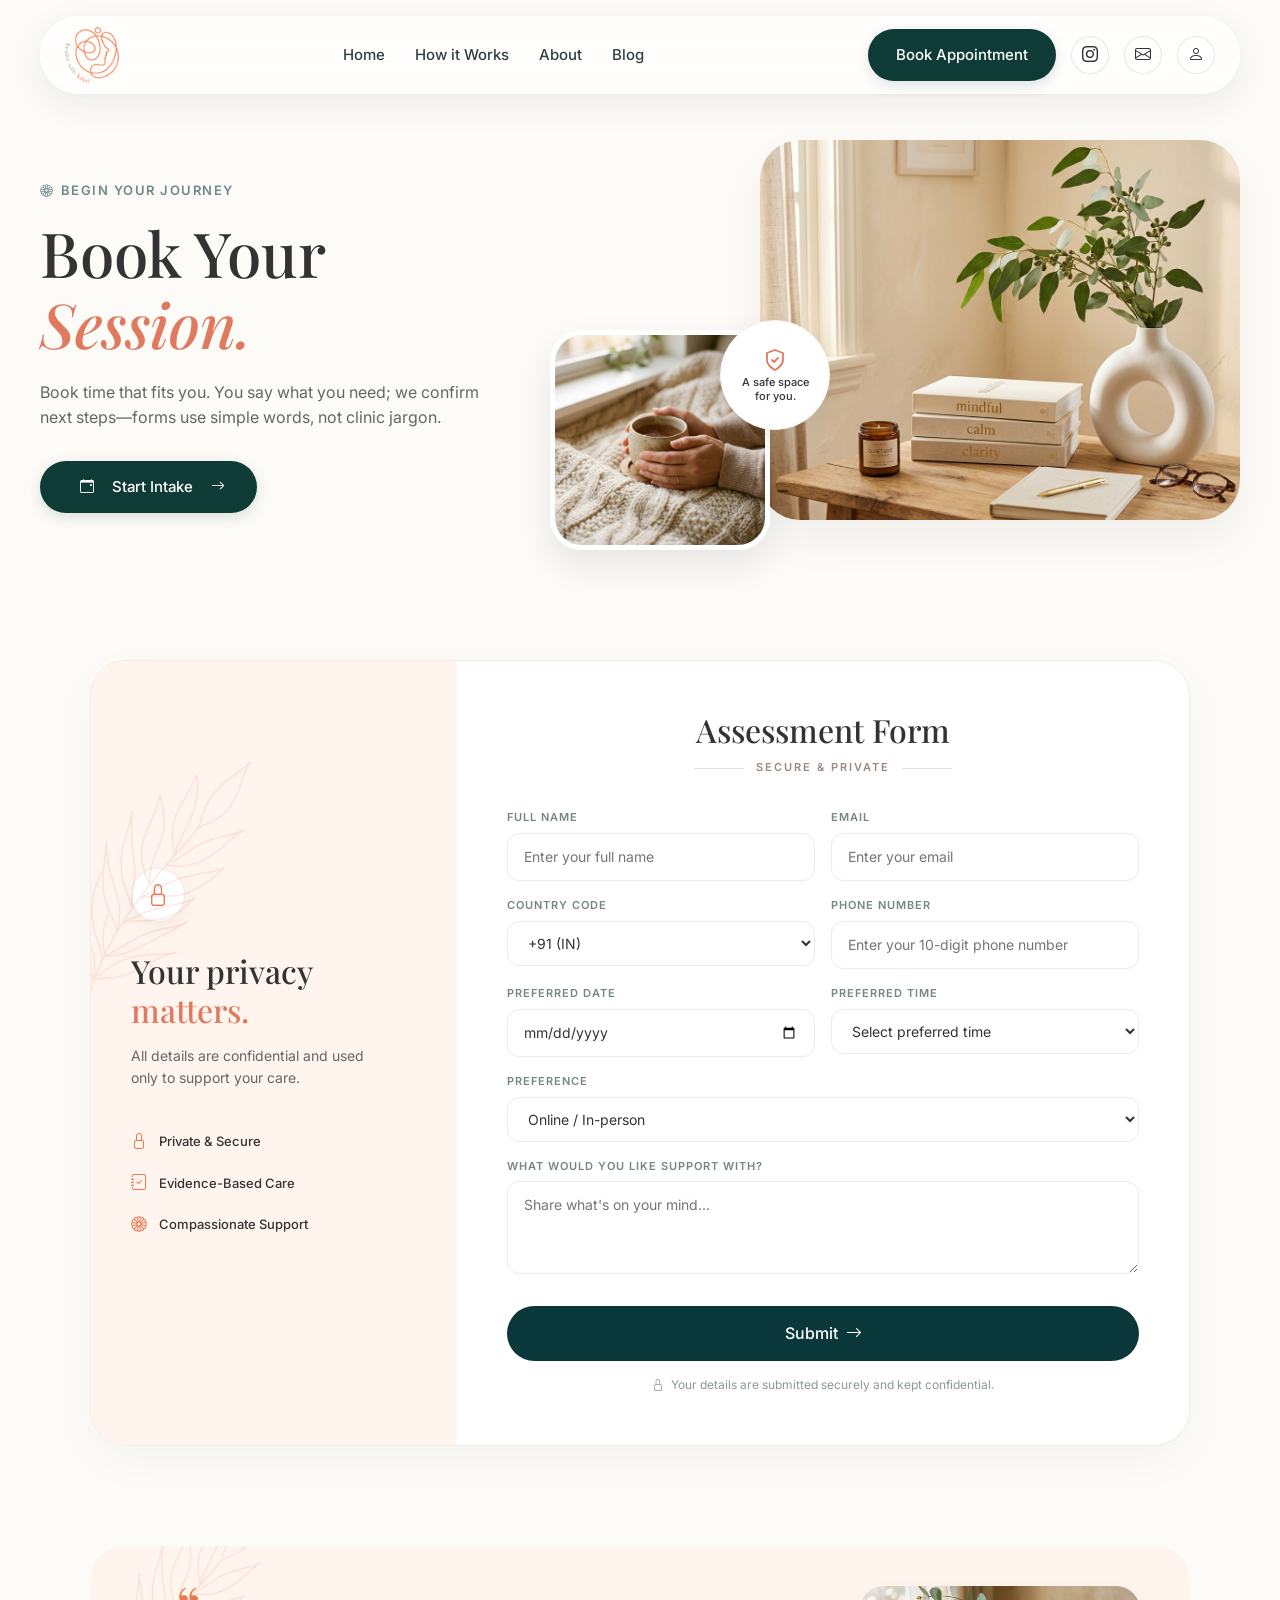
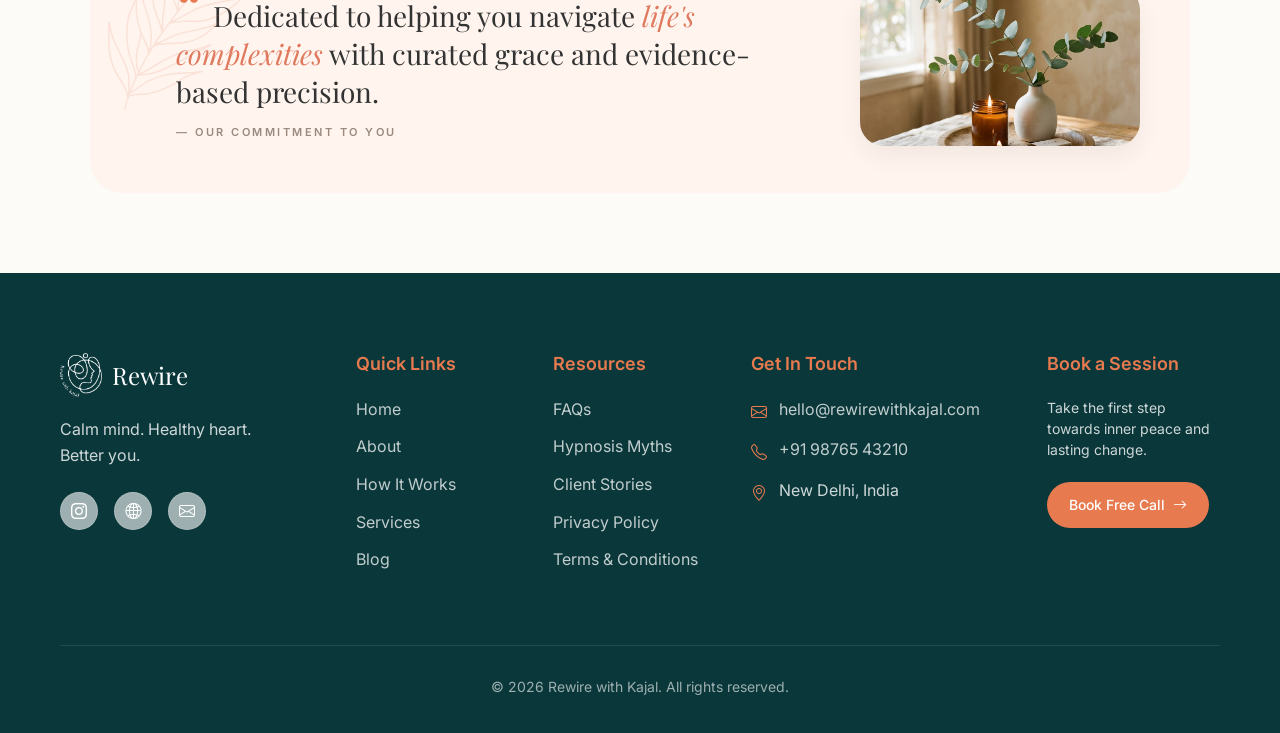
<file: appointment.html>
<!DOCTYPE html>
<html lang="en">

<head>
  <meta charset="utf-8" />
  <meta name="viewport" content="width=device-width, initial-scale=1" />
  <title>Book Appointment | Rewire With Kajal</title>
  <link href="https://cdn.jsdelivr.net/npm/bootstrap@5.3.3/dist/css/bootstrap.min.css" rel="stylesheet" />
  <link rel="stylesheet" href="https://cdn.jsdelivr.net/npm/bootstrap-icons@1.11.3/font/bootstrap-icons.min.css" />
  <link rel="stylesheet" href="css/index-redesign.css" />
  <link rel="icon" type="image/png" href="images/logo3.png" />
</head>

<body>

  <!-- Navbar -->
  <nav class="rw-navbar">
    <div class="rw-container">
      <a href="index.html" class="rw-logo">
        <img src="images/logo3.png" alt="Rewire with Kajal Logo">
      </a>

      <div class="rw-nav-links d-none d-lg-flex">
        <a href="index.html">Home</a>
        <a href="index.html#how-it-works">How it Works</a>
        <a href="about.html">About</a>
        <a href="blog.html">Blog</a>
      </div>

      <div class="rw-nav-actions d-none d-lg-flex">
        <a href="appointment.html" class="rw-btn rw-btn-primary">Book Appointment</a>
        <a href="https://www.instagram.com/rewirewithkajal/" class="rw-social-icon" target="_blank"
          aria-label="Instagram"><i class="bi bi-instagram"></i></a>
        <a href="mailto:hello@rewirewithkajal.com" class="rw-social-icon" aria-label="Email"><i
            class="bi bi-envelope"></i></a>
        <a href="customer-login.html" class="rw-social-icon" aria-label="Login"><i class="bi bi-person"></i></a>
      </div>

      <button class="navbar-toggler d-lg-none" type="button"
        style="border:none; background:transparent; font-size:24px;">
        <i class="bi bi-list"></i>
      </button>
    </div>
  </nav>

  <!-- Hero Section -->
  <section class="rw-apt-hero-section">
    <div class="rw-container" style="max-width: 1240px;">
      <div class="row align-items-center">
        <!-- Left Content -->
        <div class="col-lg-5 pe-lg-4 mb-4 mb-lg-0">
          <span class="rw-apt-eyebrow"><i class="bi bi-flower1"></i> BEGIN YOUR JOURNEY</span>
          <h1 class="rw-apt-title">Book Your<br><span class="rw-accent-text rw-font-italic">Session.</span></h1>
          <p class="rw-apt-subtext">Book time that fits you. You say what you need; we confirm next steps&mdash;forms
            use simple words, not clinic jargon.</p>
          <a href="#booking-form" class="rw-btn rw-btn-primary rw-apt-btn">
            <i class="bi bi-calendar-event me-2"></i> Start Intake <i class="bi bi-arrow-right ms-2"></i>
          </a>
        </div>

        <!-- Right Overlapping Dual Image Layout with Floating Glass Badge -->
        <div class="col-lg-7">
          <div class="rw-apt-hero-images-wrap">
            <!-- Main Ceramic Vase Photo -->
            <div class="rw-apt-main-img-box">
              <img src="images/apt-hero-main.png" alt="Studio desk with ceramics and books" class="rw-apt-main-img">
            </div>

            <!-- Sub Teacup Photo overlapping bottom left -->
            <div class="rw-apt-sub-img-box d-none d-sm-block">
              <img src="images/apt-hero-sub.png" alt="Hands holding warm teacup" class="rw-apt-sub-img">
            </div>

            <!-- Floating White Circle Badge -->
            <div class="rw-apt-float-badge">
              <div class="rw-apt-badge-icon">
                <svg width="24" height="24" viewBox="0 0 24 24" fill="none" stroke="#E07A5F" stroke-width="1.8"
                  stroke-linecap="round" stroke-linejoin="round">
                  <path d="M12 22s8-4 8-10V5l-8-3-8 3v7c0 6 8 10 8 10z"></path>
                  <path d="m9 12 2 2 4-4"></path>
                </svg>
              </div>
              <p>A safe space<br>for you.</p>
            </div>
          </div>
        </div>
      </div>
    </div>
  </section>

  <!-- Assessment Form Section -->
  <section class="rw-apt-assessment-section" id="booking-form">
    <div class="rw-container" style="max-width: 1240px;">
      <div class="rw-assessment-card">
        <div class="row g-0">
          <!-- Left Privacy Panel (Soft Peach Background) -->
          <div class="col-lg-4 rw-privacy-panel">
            <div class="rw-privacy-panel-content">
              <!-- Top Lock Badge -->
              <div class="rw-lock-icon-badge">
                <i class="bi bi-lock"></i>
              </div>

              <!-- Background Leaf Line Art SVG -->
              <img src="images/noun-floral-5095798.svg" class="rw-privacy-leaf-svg" alt="Leaf Art Decor">

              <!-- Title & Desc -->
              <h3 class="rw-privacy-title">Your privacy<br><span class="rw-accent-text">matters.</span></h3>
              <p class="rw-privacy-desc">All details are confidential and used only to support your care.</p>

              <!-- 3 Bullet Badges -->
              <div class="rw-privacy-bullets">
                <div class="rw-privacy-bullet-item">
                  <i class="bi bi-lock"></i>
                  <span>Private &amp; Secure</span>
                </div>
                <div class="rw-privacy-bullet-item">
                  <i class="bi bi-journal-check"></i>
                  <span>Evidence-Based Care</span>
                </div>
                <div class="rw-privacy-bullet-item">
                  <i class="bi bi-flower1"></i>
                  <span>Compassionate Support</span>
                </div>
              </div>
            </div>
          </div>

          <!-- Right Form Area -->
          <div class="col-lg-8 rw-form-panel">
            <div class="rw-form-header">
              <h2>Assessment Form</h2>
              <div class="rw-form-divider">
                <span class="rw-divider-line"></span>
                <span class="rw-divider-text">SECURE &amp; PRIVATE</span>
                <span class="rw-divider-line"></span>
              </div>
            </div>

            <form id="appointmentBookingForm" action="api/submit-form.php" method="POST" novalidate>
              <input type="hidden" name="form_type" value="appointment">

              <div class="row g-3">
                <!-- Full Name -->
                <div class="col-md-6">
                  <label for="ap-name" class="rw-form-label">FULL NAME</label>
                  <input type="text" id="ap-name" name="name" class="rw-form-input" placeholder="Enter your full name"
                    required maxlength="100" pattern="[A-Za-z][A-Za-z .'\-]*" title="Letters, spaces and . ' - only">
                </div>

                <!-- Email -->
                <div class="col-md-6">
                  <label for="ap-email" class="rw-form-label">EMAIL</label>
                  <input type="email" id="ap-email" name="email" class="rw-form-input" placeholder="Enter your email"
                    required>
                </div>

                <!-- Country Code -->
                <div class="col-md-6">
                  <label for="ap-cc" class="rw-form-label">COUNTRY CODE</label>
                  <select id="ap-cc" name="country_code" class="rw-form-select">
                    <option value="+91" selected>+91 (IN)</option>
                    <option value="+1">+1 (US/CA)</option>
                    <option value="+44">+44 (UK)</option>
                    <option value="+61">+61 (AU)</option>
                    <option value="+971">+971 (AE)</option>
                  </select>
                </div>

                <!-- Phone Number -->
                <div class="col-md-6">
                  <label for="ap-phone" class="rw-form-label">PHONE NUMBER</label>
                  <input type="tel" id="ap-phone" name="phone" class="rw-form-input" inputmode="numeric" maxlength="10"
                    pattern="[0-9]{10}" title="Enter exactly 10 digits" placeholder="Enter your 10-digit phone number" required>
                </div>

                <!-- Preferred Date -->
                <div class="col-md-6">
                  <label for="ap-date" class="rw-form-label">PREFERRED DATE</label>
                  <input type="date" id="ap-date" name="date" class="rw-form-input" required>
                </div>

                <!-- Preferred Time -->
                <div class="col-md-6">
                  <label for="ap-time" class="rw-form-label">PREFERRED TIME</label>
                  <select id="ap-time" name="time" class="rw-form-select" required>
                    <option value="" disabled selected hidden>Select preferred time</option>
                    <!-- Kept in step with the `booking_slots` setting and with
                         the admin calendar; tests/test_booking_slots.php fails
                         if this list and includes/booking-slots.php disagree. -->
                    <option value="09:00 AM">09:00 AM</option>
                    <option value="11:00 AM">11:00 AM</option>
                    <option value="01:00 PM">01:00 PM</option>
                    <option value="03:00 PM">03:00 PM</option>
                    <option value="05:00 PM">05:00 PM</option>
                  </select>
                </div>

                <!-- Preference -->
                <div class="col-12">
                  <label for="ap-pref" class="rw-form-label">PREFERENCE</label>
                  <select id="ap-pref" name="preference" class="rw-form-select" required>
                    <option value="" disabled selected hidden>Online / In-person</option>
                    <option value="Online">Online</option>
                    <option value="In-person">In-person</option>
                  </select>
                </div>

                <!-- What would you like support with -->
                <div class="col-12">
                  <label for="ap-msg" class="rw-form-label">WHAT WOULD YOU LIKE SUPPORT WITH?</label>
                  <textarea id="ap-msg" name="message" class="rw-form-textarea" rows="3"
                    placeholder="Share what's on your mind..."></textarea>
                </div>

                <!-- Submit Button -->
                <div class="col-12 mt-4">
                  <p id="ap-feedback" class="rw-form-alert" role="status" aria-live="polite" hidden></p>
                  <button type="submit" class="rw-btn-submit-full">
                    Submit <i class="bi bi-arrow-right ms-2"></i>
                  </button>
                  <p class="rw-form-footer-note">
                    <i class="bi bi-lock me-1"></i> Your details are submitted securely and kept confidential.
                  </p>
                </div>
              </div>
            </form>
          </div>
        </div>
      </div>
    </div>
  </section>

  <!-- Commitment Quote Banner -->
  <section class="rw-commitment-quote-section">
    <div class="rw-container" style="max-width: 1240px;">
      <div class="rw-quote-commitment-banner">
        <div class="row align-items-center">
          <div class="col-lg-8 ps-lg-5 pe-lg-4 mb-4 mb-lg-0 position-relative">
            <!-- Left Decorative Leaf Line Art -->
            <img src="images/noun-floral-5095798.svg" class="rw-commitment-leaf-svg" alt="Leaf Art">

            <div class="rw-quote-content-inner">
              <span class="rw-big-quote-mark">&ldquo;</span>
              <p class="rw-commitment-quote-text">
                Dedicated to helping you navigate <span class="rw-accent-text rw-font-italic">life's complexities</span>
                with curated grace and evidence-based precision.
              </p>
              <span class="rw-commitment-attribution">&mdash; OUR COMMITMENT TO YOU</span>
            </div>
          </div>

          <div class="col-lg-4 text-end text-lg-end text-center">
            <div class="rw-commitment-img-wrap">
              <img src="images/apt-quote-candle.png" alt="Lit candle and ceramic vase setup" class="rw-commitment-img">
            </div>
          </div>
        </div>
      </div>
    </div>
  </section>

  <!-- Footer -->
  <footer class="rw-footer">
    <div class="rw-container">
      <div class="row g-4">
        <div class="col-lg-3 col-md-6">
          <a href="index.html" class="rw-footer-logo">
            <img src="images/logo3.png" alt="Rewire with Kajal Logo">
            <span>Rewire</span>
          </a>
          <p class="mb-4">Calm mind. Healthy heart.<br>Better you.</p>
          <div class="d-flex gap-3">
            <a href="https://www.instagram.com/rewirewithkajal/" target="_blank" class="rw-social-icon"
              style="border-color: rgba(255,255,255,0.2); color:#fff;" aria-label="Instagram"><i
                class="bi bi-instagram"></i></a>
            <a href="index.html" class="rw-social-icon" style="border-color: rgba(255,255,255,0.2); color:#fff;"
              aria-label="Website"><i class="bi bi-globe2"></i></a>
            <a href="mailto:hello@rewirewithkajal.com" class="rw-social-icon"
              style="border-color: rgba(255,255,255,0.2); color:#fff;" aria-label="Email"><i
                class="bi bi-envelope"></i></a>
          </div>
        </div>

        <div class="col-lg-2 col-md-6">
          <h5>Quick Links</h5>
          <ul>
            <li><a href="index.html">Home</a></li>
            <li><a href="about.html">About</a></li>
            <li><a href="index.html#how-it-works">How It Works</a></li>
            <li><a href="index.html#services">Services</a></li>
            <li><a href="blog.html">Blog</a></li>
          </ul>
        </div>

        <div class="col-lg-2 col-md-6">
          <h5>Resources</h5>
          <ul>
            <li><a href="index.html#faq">FAQs</a></li>
            <li><a href="about.html">Hypnosis Myths</a></li>
            <li><a href="index.html#testimonials">Client Stories</a></li>
            <li><a href="#">Privacy Policy</a></li>
            <li><a href="#">Terms &amp; Conditions</a></li>
          </ul>
        </div>

        <div class="col-lg-3 col-md-6">
          <h5>Get In Touch</h5>
          <ul class="rw-footer-contact">
            <li><i class="bi bi-envelope"></i> <a href="mailto:hello@rewirewithkajal.com">hello@rewirewithkajal.com</a>
            </li>
            <li><i class="bi bi-telephone"></i> <a href="tel:+919876543210">+91 98765 43210</a></li>
            <li><i class="bi bi-geo-alt"></i> <span>New Delhi, India</span></li>
          </ul>
        </div>

        <div class="col-lg-2 col-md-6">
          <h5>Book a Session</h5>
          <p class="mb-3" style="font-size: 14px; line-height: 1.5;">Take the first step towards inner peace and lasting
            change.</p>
          <a href="appointment.html" class="rw-footer-btn">Book Free Call <i class="bi bi-arrow-right"></i></a>
        </div>
      </div>

      <div class="rw-footer-bottom">
        &copy; 2026 Rewire with Kajal. All rights reserved.
      </div>
    </div>
  </footer>

  <script src="https://cdn.jsdelivr.net/npm/bootstrap@5.3.3/dist/js/bootstrap.bundle.min.js"></script>
  <script src="js/appointment.js"></script>
</body>

</html>
</file>
<file: css/index-redesign.css>
/* index-redesign.css */
@import url('https://fonts.googleapis.com/css2?family=Playfair+Display:ital,wght@0,400;0,500;0,600;0,700;1,400&family=Inter:wght@300;400;500;600&display=swap');

:root {
  --rw-primary: #E77A4E;
  --rw-primary-hover: #d26a42;
  --rw-dark-teal: #0A373A;
  --rw-dark-teal-hover: #0d464a;
  --rw-bg-light: #FDFBF7;
  --rw-bg-card: #F7F2EC;
  --rw-text-dark: #333333;
  --rw-text-muted: #666666;
  --rw-font-heading: 'Playfair Display', serif;
  --rw-font-body: 'Inter', sans-serif;
  --rw-border-radius: 12px;
  --rw-border-radius-lg: 24px;
}

body {
  font-family: var(--rw-font-body);
  background-color: var(--rw-bg-light);
  color: var(--rw-text-dark);
  margin: 0;
  padding: 0;
  line-height: 1.6;
}

h1,
h2,
h3,
h4,
h5,
h6 {
  font-family: var(--rw-font-heading);
  margin-top: 0;
  font-weight: 500;
}

a {
  text-decoration: none;
  color: inherit;
  transition: color 0.3s ease;
}

.rw-container {
  max-width: 1200px;
  margin: 0 auto;
  padding: 0 20px;
}

/* Typography */
.rw-eyebrow {
  font-size: 14px;
  text-transform: uppercase;
  letter-spacing: 1.5px;
  color: var(--rw-primary);
  font-weight: 600;
  margin-bottom: 15px;
  display: block;
}

.rw-accent-text {
  color: var(--rw-primary);
}

/* Buttons */
.rw-btn {
  display: inline-flex;
  align-items: center;
  justify-content: center;
  padding: 12px 28px;
  border-radius: 30px;
  font-weight: 500;
  font-size: 16px;
  transition: all 0.3s ease;
  cursor: pointer;
  border: none;
}

.rw-btn-primary {
  background-color: var(--rw-dark-teal);
  color: #fff;
}

.rw-btn-primary:hover {
  background-color: var(--rw-dark-teal-hover);
  color: #fff;
}

.rw-btn-secondary {
  background-color: transparent;
  color: var(--rw-text-dark);
  border: 1px solid var(--rw-primary);
  padding: 11px 27px;
}

.rw-btn-secondary:hover {
  background-color: rgba(231, 122, 78, 0.05);
}

.rw-btn i {
  margin-left: 8px;
  font-size: 14px;
}

.rw-btn-outline-orange {
  background: transparent;
  border: 1px solid var(--rw-primary);
  color: var(--rw-primary);
}

.rw-btn-outline-orange:hover {
  background: rgba(231, 122, 78, 0.05);
}

.rw-btn-orange {
  background-color: var(--rw-primary);
  color: #fff;
}

.rw-btn-orange:hover {
  background-color: var(--rw-primary-hover);
  color: #fff;
}

/* Floating Capsule Glassmorphism Navbar */
.rw-navbar {
  position: fixed;
  top: 16px;
  left: 50%;
  transform: translateX(-50%);
  width: calc(100% - 40px);
  max-width: 1240px;
  z-index: 1000;
  padding: 0;
  background: transparent;
}

.rw-navbar .rw-container {
  background: rgba(255, 255, 255, 0.78);
  backdrop-filter: blur(20px) saturate(180%);
  -webkit-backdrop-filter: blur(20px) saturate(180%);
  border: 1px solid rgba(255, 255, 255, 0.85);
  box-shadow: 0 10px 35px rgba(15, 59, 54, 0.07), 0 2px 8px rgba(0, 0, 0, 0.03);
  border-radius: 60px;
  padding: 10px 24px;
  display: flex;
  align-items: center;
  justify-content: space-between;
  transition: all 0.3s ease;
}

.rw-navbar .rw-container:hover {
  background: rgba(255, 255, 255, 0.88);
  box-shadow: 0 12px 40px rgba(15, 59, 54, 0.1), 0 3px 10px rgba(0, 0, 0, 0.04);
}

.rw-logo {
  display: flex;
  align-items: center;
  gap: 10px;
  font-family: var(--rw-font-heading);
  font-size: 24px;
  color: var(--rw-primary);
}

.rw-logo img {
  height: 56px;
  max-height: 60px;
  width: auto;
  object-fit: contain;
}

.rw-nav-links {
  display: flex;
  gap: 30px;
  align-items: center;
}

.rw-nav-links a {
  font-size: 15px;
  font-weight: 500;
  color: #2F4142;
  position: relative;
  transition: color 0.3s ease;
}

.rw-nav-links a:hover {
  color: #E07A5F;
}

.rw-nav-links a.active {
  color: #E07A5F;
  font-weight: 600;
}

.rw-nav-links a.active::after {
  content: '';
  position: absolute;
  bottom: -6px;
  left: 0;
  width: 100%;
  height: 2px;
  background-color: #E07A5F;
  border-radius: 2px;
}

.rw-nav-actions {
  display: flex;
  align-items: center;
  gap: 15px;
}

.rw-social-icon {
  width: 38px;
  height: 38px;
  border-radius: 50%;
  border: 1px solid rgba(15, 59, 54, 0.12);
  background: rgba(255, 255, 255, 0.6);
  display: flex;
  align-items: center;
  justify-content: center;
  color: var(--rw-text-dark);
  transition: all 0.3s ease;
}

.rw-social-icon:hover {
  background: var(--rw-primary, #E07A5F);
  color: #ffffff;
  border-color: var(--rw-primary, #E07A5F);
}

/* Hero Section */
.rw-hero {
  padding-top: 140px;
  padding-bottom: 45px;
  position: relative;
  overflow: hidden;
  background-color: #FAF7F2;
}

.rw-hero .row {
  align-items: center;
}

.rw-hero h1 {
  font-family: var(--rw-font-heading);
  font-size: 58px;
  font-weight: 500;
  color: #1C2A29;
  line-height: 1.15;
  margin-bottom: 22px;
  letter-spacing: -0.5px;
}

.rw-accent-text {
  color: #E07A5F;
  font-family: var(--rw-font-heading);
}

.rw-hero-subtext {
  font-size: 16.5px;
  line-height: 1.6;
  color: #586865;
  margin-top: 0;
  margin-bottom: 34px;
  max-width: 470px;
  font-weight: 400;
}

.rw-hero-buttons {
  display: flex;
  gap: 16px;
  margin-bottom: 42px;
  align-items: center;
  flex-wrap: wrap;
}

.rw-btn-primary {
  background-color: #0F3B36;
  color: #ffffff;
  border-radius: 50px;
  padding: 14px 28px;
  font-size: 15px;
  font-weight: 500;
  display: inline-flex;
  align-items: center;
  gap: 10px;
  border: none;
  transition: all 0.3s ease;
  box-shadow: 0 4px 14px rgba(15, 59, 54, 0.15);
}

.rw-btn-primary:hover {
  background-color: #164d47;
  color: #ffffff;
  transform: translateY(-2px);
  box-shadow: 0 6px 18px rgba(15, 59, 54, 0.22);
}

.rw-btn-secondary {
  background-color: #ffffff;
  color: #E07A5F;
  border: 1.5px solid #E07A5F;
  border-radius: 50px;
  padding: 12px 22px 12px 26px;
  font-size: 15px;
  font-weight: 500;
  display: inline-flex;
  align-items: center;
  gap: 10px;
  transition: all 0.3s ease;
}

.rw-btn-secondary:hover {
  background-color: #FFF8F5;
  border-color: #d66b50;
  color: #d66b50;
  transform: translateY(-2px);
}

.rw-play-icon-wrap {
  width: 26px;
  height: 26px;
  border-radius: 50%;
  border: 1.5px solid #E07A5F;
  display: inline-flex;
  align-items: center;
  justify-content: center;
  font-size: 12px;
  margin-left: 2px;
  color: #E07A5F;
}

.rw-play-icon-wrap .bi-play-fill {
  margin-left: 1px;
}

.rw-trust-badges {
  display: flex;
  gap: 28px;
  font-size: 14px;
  color: #5A6B68;
  font-weight: 500;
  flex-wrap: wrap;
  align-items: center;
}

.rw-trust-item {
  display: flex;
  align-items: center;
  gap: 8px;
}

.rw-trust-item i {
  color: #6C7D7A;
  font-size: 17px;
}

/* Right Column Image & Artwork */
.rw-hero-image-wrapper {
  position: relative;
  max-width: 530px;
  margin-left: auto;
  margin-right: 0;
  padding-bottom: 20px;
}

.rw-hero-bg-backdrop {
  position: absolute;
  top: -25px;
  right: -30px;
  width: 108%;
  height: 110%;
  background: #F4ECE4;
  border-radius: 52% 48% 38% 62% / 60% 42% 58% 40%;
  z-index: 1;
  transition: all 0.5s ease;
}

.rw-hero-img {
  position: relative;
  z-index: 2;
  width: 100%;
  border-radius: 48% 52% 35% 65% / 58% 38% 62% 42%;
  object-fit: cover;
  display: block;
  box-shadow: 0 20px 45px rgba(0, 0, 0, 0.05);
  transition: all 0.5s ease;
}

/* Floral Branch Decor (noun-floral-5095798.svg) - Overlapped by Hero Image */
.rw-hero-leaf-svg {
  position: absolute;
  top: 7%;
  left: -45px;
  z-index: 1.5;
  width: 190px;
  height: auto;
  pointer-events: none;
  opacity: 0.9;
  transform: rotate(280deg);
}

/* Quote Card Overlay with Glassmorphism */
.rw-hero-quote {
  position: absolute;
  bottom: 25px;
  left: -85px;
  background: rgba(255, 255, 255, 0.78);
  backdrop-filter: blur(18px) saturate(180%);
  -webkit-backdrop-filter: blur(18px) saturate(180%);
  padding: 32px 34px 28px 34px;
  border-radius: 28px;
  box-shadow: 0 20px 50px rgba(0, 0, 0, 0.06), inset 0 1px 1px rgba(255, 255, 255, 0.9);
  max-width: 315px;
  text-align: left;
  z-index: 4;
  border: 1px solid rgba(255, 255, 255, 0.85);
}

.rw-quote-icon-container {
  margin-bottom: 14px;
  display: inline-block;
  transform: scaleX(-1);
}

.rw-quote-icon-container svg {
  width: 48px;
  height: 48px;
}

.rw-quote-text {
  font-family: var(--rw-font-heading);
  font-size: 21px;
  line-height: 1.45;
  color: #1C2A29;
  margin-bottom: 14px;
  font-weight: 500;
}

.rw-quote-author {
  font-size: 14px;
  color: #7B8B88;
  font-weight: 400;
  display: block;
}

/* Stats Section */
.rw-stats-section {
  padding: 0 20px;
  margin-top: -40px;
  position: relative;
  z-index: 20;
  padding-bottom: 15px;
}

.rw-stats-container {
  background: #ffffff;
  border-radius: 24px;
  padding: 24px 35px;
  box-shadow: 0 12px 35px rgba(0, 0, 0, 0.04);
  border: 1px solid #F0ECE6;
  display: flex;
  align-items: center;
  justify-content: space-between;
  flex-wrap: wrap;
}

.rw-stat-item {
  display: flex;
  align-items: center;
  gap: 16px;
  flex: 1;
  min-width: 210px;
  padding: 10px 18px;
  position: relative;
}

.rw-stat-item:not(:last-child)::after {
  content: '';
  position: absolute;
  right: 0;
  top: 15%;
  height: 70%;
  width: 1px;
  background-color: #EFEAE4;
}

.rw-stat-icon-wrap {
  width: 52px;
  height: 52px;
  border-radius: 50%;
  background: #FAF2EC;
  border: 1.5px solid #F5E5D9;
  display: flex;
  align-items: center;
  justify-content: center;
  color: #E07A5F;
  font-size: 20px;
  flex-shrink: 0;
}

.rw-stat-text h4 {
  margin: 0 0 2px 0;
  font-size: 28px;
  font-family: var(--rw-font-heading);
  font-weight: 600;
  color: #1C2A29;
  line-height: 1.1;
}

.rw-stat-text p {
  margin: 0;
  font-size: 13px;
  color: #637370;
  font-weight: 400;
}

@media (max-width: 991px) {
  .rw-hero {
    padding-top: 120px;
    padding-bottom: 60px;
  }

  .rw-hero h1 {
    font-size: 42px;
  }

  .rw-hero-image-wrapper {
    margin: 40px auto 0 auto;
    max-width: 100%;
  }

  .rw-hero-quote {
    position: relative;
    bottom: auto;
    left: auto;
    margin: -40px auto 0 auto;
    max-width: 90%;
  }

  .rw-hero-leaf-svg {
    display: none;
  }

  .rw-stat-item:not(:last-child)::after {
    display: none;
  }

  .rw-stat-item {
    border-bottom: 1px solid #EFEAE4;
    padding: 16px 0;
  }

  .rw-stat-item:last-child {
    border-bottom: none;
  }
}

/* What is Hypnotherapy */
.rw-section {
  padding: 35px 0;
}

.rw-section-bg-white {
  background: #fff;
}

.rw-what-is {
  background-color: #FCF9F5;
  padding: 30px 0;
}

.rw-what-is h2 {
  font-size: 44px;
  margin-bottom: 20px;
  font-family: var(--rw-font-heading);
  color: #2F4142;
  line-height: 1.2;
}

.rw-what-is p {
  color: #4A5568;
  font-size: 15px;
  line-height: 1.7;
}

.rw-head-graphic {
  text-align: center;
}

.rw-head-graphic img.rw-brain-spiral-img {
  max-width: 450px;
  width: 100%;
  height: auto;
  margin: 0 auto;
  display: block;
  transition: transform 0.4s ease;
}

/* FAQ Box & Accordion */
.rw-faq-box {
  background: #fff;
  border-radius: 16px;
  padding: 30px 40px;
  box-shadow: 0 4px 25px rgba(0, 0, 0, 0.03);
  border: 1px solid #f4f0eb;
}

.rw-accordion {
  border: none;
}

.rw-accordion .accordion-item {
  border: none;
  border-bottom: 1px solid #f4f0eb;
  background: transparent;
  margin: 0;
  padding: 0 !important;
  border-radius: 0 !important;
}

.rw-accordion .accordion-item:last-child {
  border-bottom: 1px solid #f4f0eb;
}

.rw-accordion .accordion-header {
  margin: 0;
  padding: 0;
}

.rw-accordion .accordion-button {
  background: transparent;
  padding: 18px 0 !important;
  font-weight: 600;
  color: #2F4142;
  box-shadow: none;
  font-size: 15px;
  line-height: 1.4;
  display: flex;
  align-items: center;
  justify-content: space-between;
}

.rw-accordion .accordion-button:not(.collapsed) {
  padding: 18px 0 10px 0 !important;
  color: var(--rw-primary);
  background: transparent;
  box-shadow: none;
}

.rw-accordion .accordion-button::after {
  background-size: 12px;
  margin-top: 0;
  margin-bottom: 0;
  align-self: center;
}

.rw-accordion .accordion-button:focus {
  box-shadow: none;
  background: transparent;
}

.rw-accordion .accordion-body {
  padding: 0 0 18px 0 !important;
  color: var(--rw-text-muted);
  font-size: 14px;
  line-height: 1.6;
}

.rw-faq-link {
  display: inline-flex;
  align-items: center;
  gap: 5px;
  color: #2F4142;
  font-weight: 600;
  margin-top: 15px;
  font-size: 13px;
  text-decoration: none;
}

.rw-faq-link i {
  font-size: 16px;
}

/* How I Can Help You */
.rw-section-header {
  text-align: center;
  margin-bottom: 60px;
}

.rw-section-header .rw-eyebrow {
  margin-bottom: 0;
}

.rw-help-card {
  background: #FDFBF7;
  border-radius: 16px;
  padding: 30px 20px;
  text-align: left;
  height: 100%;
  transition: transform 0.3s ease, box-shadow 0.3s ease;
  border: 1px solid rgba(231, 122, 78, 0.15);
}

.rw-help-card:hover {
  transform: translateY(-5px);
  box-shadow: 0 10px 20px rgba(231, 122, 78, 0.08);
}

.rw-help-icon {
  width: 50px;
  height: 50px;
  margin: 0 0 20px 0;
  background: rgba(231, 122, 78, 0.1);
  border-radius: 50%;
  display: flex;
  align-items: center;
  justify-content: center;
  color: var(--rw-primary);
  font-size: 24px;
}

.rw-help-card h3 {
  font-size: 18px;
  margin-bottom: 10px;
  color: var(--rw-dark-teal);
  font-weight: 600;
}

.rw-help-card p {
  color: var(--rw-text-muted);
  font-size: 12px;
  margin: 0;
  line-height: 1.5;
}

/* How It Works Redesign - Sine Wave Layout */
.rw-process-wave-section {
  padding: 25px 0 35px 0;
  background-color: var(--rw-bg-light, #FDFBF7);
  position: relative;
  overflow: visible;
}

.rw-process-wave-wrapper {
  position: relative;
  width: 100%;
  padding-top: 20px;
}

.rw-process-svg-wrap {
  position: absolute;
  top: 0;
  left: 0;
  width: 100%;
  height: 220px;
  z-index: 1;
  pointer-events: none;
}

.rw-process-svg-line {
  width: 100%;
  height: 100%;
}

.rw-process-grid {
  display: flex;
  justify-content: space-between;
  align-items: flex-start;
  position: relative;
  z-index: 2;
}

.rw-process-item {
  flex: 1;
  display: flex;
  flex-direction: column;
  align-items: center;
  text-align: center;
  padding: 0 10px;
  transition: transform 0.3s ease;
}

/* Staggered Vertical Offset following the Sine Wave */
@media (min-width: 992px) {
  .rw-step-1 {
    transform: translateY(22px);
  }

  .rw-step-2 {
    transform: translateY(-18px);
  }

  .rw-step-3 {
    transform: translateY(38px);
  }

  .rw-step-4 {
    transform: translateY(-18px);
  }
}

.rw-process-badge-wrap {
  position: relative;
  margin-bottom: 28px;
  display: flex;
  justify-content: center;
}

/* Multi-layer Concentric Glowing Circle */
.rw-process-circle-outer {
  width: 134px;
  height: 134px;
  border-radius: 50%;
  background: rgba(255, 255, 255, 0.45);
  box-shadow:
    0 0 0 10px rgba(244, 230, 222, 0.55),
    0 0 0 22px rgba(244, 230, 222, 0.28),
    0 15px 35px rgba(224, 122, 95, 0.09);
  display: flex;
  align-items: center;
  justify-content: center;
  position: relative;
}

.rw-process-circle-inner {
  width: 108px;
  height: 108px;
  border-radius: 50%;
  background: #ffffff;
  box-shadow: 0 8px 24px rgba(224, 122, 95, 0.12);
  display: flex;
  align-items: center;
  justify-content: center;
}

/* Number Badge at Bottom of Circle */
.rw-process-number {
  position: absolute;
  bottom: -6px;
  left: 50%;
  transform: translateX(-50%);
  width: 28px;
  height: 28px;
  border-radius: 50%;
  background-color: var(--rw-primary, #E07A5F);
  color: #ffffff;
  font-size: 11px;
  font-weight: 600;
  letter-spacing: 0.5px;
  display: flex;
  align-items: center;
  justify-content: center;
  box-shadow: 0 3px 8px rgba(224, 122, 95, 0.35);
  z-index: 3;
}

.rw-process-title {
  font-family: var(--rw-font-heading, 'Playfair Display', serif);
  font-size: 24px;
  font-weight: 500;
  color: var(--rw-text-dark, #1C2A29);
  margin-bottom: 10px;
}

.rw-process-desc {
  font-family: var(--rw-font-body, 'Inter', sans-serif);
  font-size: 14px;
  line-height: 1.5;
  color: var(--rw-text-muted, #586865);
  max-width: 220px;
  margin: 0 auto;
}

/* Mobile & Tablet Responsiveness */
@media (max-width: 991px) {
  .rw-process-grid {
    flex-wrap: wrap;
    gap: 40px 0;
  }

  .rw-process-item {
    flex: 0 0 50%;
    max-width: 50%;
    transform: none !important;
  }
}

@media (max-width: 575px) {
  .rw-process-item {
    flex: 0 0 100%;
    max-width: 100%;
  }
}

/* About Kajal */
.rw-about-section {
  background: linear-gradient(to right, #FDF7F0, #FFFDF9);
  border-radius: 24px;
  margin: 80px 0;
  padding: 0;
  box-shadow: none;
  overflow: hidden;
  position: relative;
  display: flex;
  align-items: stretch;
}

.rw-about-img-col {
  flex: 0 0 32%;
  position: relative;
}

.rw-about-img {
  width: 100%;
  height: 100%;
  object-fit: cover;
  border-top-right-radius: 200px;
  border-bottom-right-radius: 200px;
}

.rw-about-content-col {
  flex: 1;
  padding: 60px 40px;
  display: flex;
  align-items: center;
}

.rw-about-content h2 {
  font-size: 32px;
  margin-bottom: 20px;
  color: var(--rw-dark-teal);
}

.rw-about-content p {
  color: var(--rw-text-muted);
  font-size: 13px;
  margin-bottom: 30px;
  line-height: 1.6;
}

.rw-about-features {
  display: flex;
  flex-direction: column;
  gap: 25px;
}

.rw-about-feature {
  display: flex;
  gap: 15px;
  align-items: center;
}

.rw-about-feature-icon {
  width: 50px;
  height: 50px;
  background: #fff;
  border-radius: 50%;
  display: flex;
  align-items: center;
  justify-content: center;
  flex-shrink: 0;
  box-shadow: 0 4px 15px rgba(231, 122, 78, 0.08);
}

.rw-about-feature-icon i {
  color: var(--rw-primary);
  font-size: 20px;
}

.rw-about-feature h5 {
  margin: 0 0 4px 0;
  font-size: 14px;
  font-family: var(--rw-font-heading);
  font-weight: 600;
  color: var(--rw-dark-teal);
}

.rw-about-feature p {
  margin: 0;
  color: var(--rw-text-muted);
  font-size: 12px;
  line-height: 1.4;
}

@media (max-width: 991px) {
  .rw-about-section {
    flex-direction: column;
  }

  .rw-about-img-col {
    height: 300px;
    flex: none;
  }

  .rw-about-img {
    border-top-right-radius: 0;
    border-bottom-right-radius: 0;
    border-bottom-left-radius: 200px;
    border-bottom-right-radius: 200px;
  }

  .rw-about-content-col {
    padding: 40px 20px;
  }
}

/* Testimonials */
/* Testimonials */
.rw-testimonial-card {
  background: #fff;
  border-radius: 20px;
  padding: 40px;
  box-shadow: 0 10px 30px rgba(0, 0, 0, 0.03);
  margin: 0;
  opacity: 1;
  transform: none;
  transition: all 0.3s ease;
  border: 1px solid rgba(231, 122, 78, 0.15);
  text-align: left;
  height: 100%;
}

.rw-testimonial-card.active {
  background: var(--rw-dark-teal);
  color: #fff;
  border-color: var(--rw-dark-teal);
}

.rw-stars {
  color: var(--rw-primary);
  margin-bottom: 20px;
  font-size: 14px;
  letter-spacing: 2px;
}

.rw-testimonial-quote {
  font-family: var(--rw-font-body);
  font-size: 14px;
  line-height: 1.6;
  margin-bottom: 30px;
}

.rw-testimonial-card.active .rw-testimonial-quote {
  color: #fff;
}

.rw-testimonial-card:not(.active) .rw-testimonial-quote {
  color: var(--rw-text-dark);
}

.rw-testimonial-author {
  display: flex;
  align-items: center;
  gap: 15px;
}

.rw-testimonial-author img {
  width: 55px;
  height: 55px;
  border-radius: 50%;
  object-fit: cover;
}

.rw-testimonial-author h6 {
  margin: 0;
  font-size: 14px;
  font-family: var(--rw-font-body);
  font-weight: 700;
}

.rw-testimonial-author p {
  margin: 0;
  font-size: 12px;
}

.rw-testimonial-card.active .rw-testimonial-author p {
  color: rgba(255, 255, 255, 0.7);
}

.rw-testimonial-card:not(.active) .rw-testimonial-author p {
  color: var(--rw-text-muted);
}

.rw-testimonial-btn {
  width: 44px;
  height: 44px;
  background: #fff;
  color: var(--rw-primary);
  border: 1px solid rgba(231, 122, 78, 0.15);
  border-radius: 50%;
  display: flex;
  align-items: center;
  justify-content: center;
  font-size: 18px;
  box-shadow: 0 4px 10px rgba(0, 0, 0, 0.05);
  transition: all 0.2s ease;
  padding: 0;
}

.rw-testimonial-btn:hover {
  background: var(--rw-primary);
  color: #fff;
}

/* Insights */
.rw-blog-card {
  background: #fff;
  border-radius: 20px;
  overflow: hidden;
  box-shadow: 0 10px 30px rgba(0, 0, 0, 0.05);
  height: 100%;
}

.rw-blog-img-wrap {
  position: relative;
}

.rw-blog-img-wrap img {
  width: 100%;
  height: 200px;
  object-fit: cover;
}

.rw-blog-tag {
  position: absolute;
  bottom: 15px;
  left: 15px;
  background: rgba(255, 255, 255, 0.9);
  padding: 5px 12px;
  border-radius: 20px;
  font-size: 11px;
  font-weight: 600;
  text-transform: uppercase;
  letter-spacing: 1px;
}

.rw-blog-content {
  padding: 25px;
}

.rw-blog-content h4 {
  font-size: 20px;
  margin-bottom: 20px;
  line-height: 1.3;
}

.rw-blog-link {
  color: var(--rw-primary);
  font-size: 14px;
  font-weight: 600;
  display: inline-flex;
  align-items: center;
  gap: 8px;
}

.rw-cta-card {
  background: var(--rw-bg-card);
  border-radius: 20px;
  padding: 40px;
  height: 100%;
  display: flex;
  flex-direction: column;
  justify-content: center;
}

.rw-cta-card h3 {
  font-size: 28px;
  margin-bottom: 15px;
}

.rw-cta-card p {
  color: var(--rw-text-muted);
  margin-bottom: 30px;
}

/* Pre Footer */
.rw-pre-footer {
  background-color: var(--rw-dark-teal);
  color: #fff;
  border-radius: 20px;
  margin: 100px 0;
  padding: 60px;
  text-align: center;
  position: relative;
  overflow: hidden;
}

.rw-pre-footer h2 {
  font-size: 40px;
  margin-bottom: 30px;
  position: relative;
  z-index: 2;
}

.rw-pre-footer .rw-btn {
  position: relative;
  z-index: 2;
}

/* Footer */
/* Footer */
.rw-footer {
  background-color: var(--rw-dark-teal, #0C3834);
  color: rgba(255, 255, 255, 0.8);
  padding: 80px 0 35px;
}

.rw-footer-logo {
  display: flex;
  align-items: center;
  gap: 10px;
  font-family: var(--rw-font-heading);
  font-size: 24px;
  color: #fff;
  margin-bottom: 20px;
  text-decoration: none;
}

.rw-footer-logo img {
  height: 44px;
  width: auto;
  object-fit: contain;
  filter: brightness(0) invert(1);
}

.rw-footer h5 {
  color: var(--rw-primary, #E07A5F);
  font-size: 18px;
  font-weight: 600;
  margin-bottom: 22px;
  font-family: var(--rw-font-body);
}

.rw-footer ul {
  list-style: none;
  padding: 0;
  margin: 0;
}

.rw-footer ul li {
  margin-bottom: 12px;
}

.rw-footer ul li a {
  color: rgba(255, 255, 255, 0.75);
  text-decoration: none;
  transition: color 0.3s ease;
}

.rw-footer ul li a:hover {
  color: #ffffff;
}

.rw-footer-contact li {
  display: flex;
  gap: 12px;
  align-items: flex-start;
  color: rgba(255, 255, 255, 0.8);
  word-break: break-word;
}

.rw-footer-contact li a {
  color: rgba(255, 255, 255, 0.8);
  text-decoration: none;
  transition: color 0.3s ease;
}

.rw-footer-contact li a:hover {
  color: #ffffff;
}

.rw-footer-contact i {
  margin-top: 3px;
  color: var(--rw-primary, #E07A5F);
  font-size: 16px;
  flex-shrink: 0;
}

.rw-footer-btn {
  background-color: var(--rw-primary, #E07A5F);
  color: #ffffff !important;
  border: none;
  padding: 12px 22px;
  border-radius: 50px;
  font-weight: 500;
  font-size: 14px;
  display: inline-flex;
  align-items: center;
  gap: 8px;
  transition: all 0.3s ease;
  text-decoration: none;
  white-space: nowrap;
  margin-top: 6px;
}

.rw-footer-btn:hover {
  background-color: #c9654b;
  color: #ffffff !important;
  transform: translateY(-2px);
  box-shadow: 0 6px 18px rgba(224, 122, 95, 0.35);
}

.rw-footer-bottom {
  margin-top: 60px;
  padding-top: 30px;
  border-top: 1px solid rgba(255, 255, 255, 0.1);
  text-align: center;
  font-size: 14px;
  color: rgba(255, 255, 255, 0.6);
}

@media (max-width: 991px) {
  .rw-hero {
    padding-top: 120px;
    text-align: center;
  }

  .rw-hero-image-wrapper {
    margin-top: 60px;
    text-align: center;
  }

  .rw-hero-quote {
    left: 20px;
    bottom: -20px;
  }

  .rw-stats-container {
    flex-wrap: wrap;
    gap: 20px;
    padding: 30px;
    border-radius: 40px;
  }

  .rw-stat-item {
    width: 45%;
  }

  .rw-process-line {
    display: none;
  }

  .rw-process-steps {
    flex-direction: column;
    gap: 40px;
    align-items: center;
  }

  .rw-process-step {
    width: 100%;
    max-width: 300px;
  }

  .rw-about-section {
    padding: 40px 20px;
  }
}

/* ==========================================================================
   YOUR GUIDE ON THIS JOURNEY BANNER
   ========================================================================== */
.rw-guide-banner {
  background: #FFF6EE;
  border-radius: 28px;
  position: relative;
  overflow: visible;
  box-shadow: 0 12px 35px rgba(0, 0, 0, 0.02);
  border: 1px solid #F7ECE1;
}

.rw-guide-img-wrap {
  position: relative;
  height: 100%;
  min-height: 380px;
  overflow: hidden;
  border-top-left-radius: 28px;
  border-bottom-left-radius: 28px;
}

.rw-guide-img {
  width: 100%;
  height: 100%;
  object-fit: cover;
  object-position: center;
  border-top-right-radius: 140px;
  border-bottom-right-radius: 140px;
  display: block;
}

.rw-guide-eyebrow {
  font-size: 11px;
  font-weight: 700;
  letter-spacing: 2px;
  color: #9E8578;
  display: block;
  margin-bottom: 10px;
  font-family: var(--rw-font-sans);
}

.rw-guide-title {
  font-family: var(--rw-font-heading);
  font-size: 34px;
  color: #1C2A29;
  line-height: 1.25;
  margin-bottom: 16px;
  font-weight: 600;
}

.rw-guide-text {
  font-size: 14px;
  line-height: 1.6;
  color: #4A5568;
  margin-bottom: 8px;
}

.rw-guide-subtext {
  font-size: 14px;
  line-height: 1.6;
  color: #4A5568;
  margin-bottom: 24px;
}

.rw-guide-btn {
  display: inline-flex;
  align-items: center;
  gap: 8px;
  border: 1.5px solid #E07A5F;
  color: #E07A5F;
  background: transparent;
  padding: 10px 24px;
  border-radius: 50px;
  font-size: 13px;
  font-weight: 600;
  text-decoration: none;
  transition: all 0.3s ease;
}

.rw-guide-btn:hover {
  background: #E07A5F;
  color: #ffffff;
  transform: translateY(-2px);
  box-shadow: 0 6px 18px rgba(224, 122, 95, 0.25);
}

.rw-guide-features {
  display: flex;
  flex-direction: column;
  gap: 22px;
  position: relative;
  z-index: 5;
}

.rw-guide-feature-item {
  display: flex;
  align-items: flex-start;
  gap: 16px;
}

.rw-guide-icon-badge {
  width: 48px;
  height: 48px;
  border-radius: 50%;
  background: #ffffff;
  box-shadow: 0 6px 20px rgba(0, 0, 0, 0.04);
  display: flex;
  align-items: center;
  justify-content: center;
  flex-shrink: 0;
}

.rw-guide-feature-content h6 {
  font-size: 15px;
  font-weight: 700;
  color: #1C2A29;
  margin-bottom: 4px;
  line-height: 1.3;
}

.rw-guide-feature-content p {
  font-size: 13px;
  line-height: 1.5;
  color: #6C7A77;
  margin-bottom: 0;
}

.rw-guide-leaf-svg {
  position: absolute;
  right: -80px;
  bottom: -200px;
  width: 240px;
  height: auto;
  pointer-events: none;
  opacity: 0.55;
  transform: rotate(25deg);
  z-index: 1;
}

@media (max-width: 991px) {
  .rw-guide-img {
    border-radius: 0;
    max-height: 340px;
  }

  .rw-guide-banner {
    border-radius: 20px;
  }
}

/* ==========================================================================
   TESTIMONIALS BANNER - KIND WORDS FROM MY CLIENTS
   ========================================================================== */
.rw-testimonial-banner {
  background: #FFF6EE;
  border-radius: 28px;
  padding: 44px 50px 48px 50px;
  position: relative;
  overflow: visible;
  box-shadow: 0 12px 35px rgba(0, 0, 0, 0.02);
  border: 1px solid #F7ECE1;
}

.rw-testimonial-eyebrow {
  font-size: 11px;
  font-weight: 700;
  letter-spacing: 2.5px;
  color: #5A6B6C;
  text-align: center;
  display: block;
  margin-bottom: 34px;
  font-family: var(--rw-font-sans);
}

.rw-testimonial-card-v2 {
  background: #ffffff;
  border-radius: 20px;
  padding: 34px 32px;
  height: 100%;
  display: flex;
  flex-direction: column;
  justify-content: space-between;
  box-shadow: 0 8px 30px rgba(0, 0, 0, 0.03);
  border: 1px solid #F4EBE3;
  transition: all 0.35s ease;
}

.rw-testimonial-card-v2:hover {
  transform: translateY(-4px);
  box-shadow: 0 14px 40px rgba(0, 0, 0, 0.06);
}

/* Center Accent Card (Deep Slate Teal) */
.rw-testimonial-card-v2.rw-card-accent {
  background: #0C3834;
  border-color: #0C3834;
  box-shadow: 0 14px 40px rgba(12, 56, 52, 0.22);
}

.rw-stars-v2 {
  display: flex;
  gap: 4px;
  color: #E07A5F;
  font-size: 14px;
  margin-bottom: 20px;
}

.rw-quote-v2 {
  font-size: 14.5px;
  line-height: 1.6;
  color: #2F4142;
  font-weight: 500;
  margin-bottom: 28px;
}

.rw-card-accent .rw-quote-v2 {
  color: #ffffff;
}

.rw-client-info-v2 {
  display: flex;
  align-items: center;
  gap: 14px;
}

.rw-client-avatar {
  width: 44px;
  height: 44px;
  border-radius: 50%;
  object-fit: cover;
  flex-shrink: 0;
}

.rw-client-name {
  font-size: 15px;
  font-weight: 700;
  color: #1C2A29;
  margin-bottom: 2px;
  line-height: 1.2;
}

.rw-card-accent .rw-client-name {
  color: #ffffff;
}

.rw-client-meta {
  font-size: 12px;
  color: #7A8A87;
  display: block;
}

.rw-card-accent .rw-client-meta {
  color: #A2C4C1;
}

/* Carousel Navigation Buttons */
.rw-carousel-nav-btn {
  width: 42px;
  height: 42px;
  border-radius: 50%;
  background: #ffffff;
  border: 1px solid #F0E2D8;
  box-shadow: 0 4px 15px rgba(0, 0, 0, 0.05);
  color: #E07A5F;
  display: flex;
  align-items: center;
  justify-content: center;
  font-size: 16px;
  position: absolute;
  top: 50%;
  transform: translateY(-50%);
  z-index: 10;
  cursor: pointer;
  transition: all 0.3s ease;
}

.rw-carousel-nav-btn:hover {
  background: #ffffff;
  color: #E07A5F;
  border-color: #E07A5F;
  box-shadow: 0 6px 20px rgba(224, 122, 95, 0.25);
  transform: translateY(-50%) scale(1.06);
}

.rw-carousel-prev {
  left: -21px;
}

.rw-carousel-next {
  right: -21px;
}

@media (max-width: 991px) {
  .rw-testimonial-banner {
    padding: 36px 24px;
    border-radius: 20px;
  }

  .rw-carousel-prev {
    left: -10px;
  }

  .rw-carousel-next {
    right: -10px;
  }
}

/* ==========================================================================
   BOOK A SESSION / PRE-FOOTER CTA BANNER
   ========================================================================== */
.rw-cta-banner {
  background: #0C3834;
  border-radius: 28px;
  padding: 60px 40px;
  position: relative;
  overflow: hidden;
  box-shadow: 0 14px 40px rgba(12, 56, 52, 0.2);
  display: flex;
  align-items: center;
  justify-content: center;
}

.rw-cta-content {
  position: relative;
  z-index: 5;
  max-width: 780px;
  margin: 0 auto;
}

.rw-cta-subtitle {
  font-family: var(--rw-font-heading);
  font-size: 24px;
  font-style: normal;
  color: #ffffff;
  opacity: 0.95;
  display: block;
  margin-bottom: 12px;
  font-weight: 400;
}

.rw-cta-title {
  font-family: var(--rw-font-heading);
  font-size: 40px;
  color: #ffffff;
  line-height: 1.25;
  font-weight: 600;
  margin-bottom: 0;
}

.rw-cta-title .rw-accent-text {
  color: #E07A5F;
  font-style: normal;
}

.rw-cta-btn {
  display: inline-flex;
  align-items: center;
  gap: 10px;
  background: #E07A5F;
  color: #ffffff;
  padding: 14px 36px;
  border-radius: 50px;
  font-size: 15px;
  font-weight: 600;
  text-decoration: none;
  border: none;
  box-shadow: 0 8px 24px rgba(224, 122, 95, 0.35);
  transition: all 0.35s ease;
}

.rw-cta-btn:hover {
  background: #d0694e;
  color: #ffffff;
  transform: translateY(-3px);
  box-shadow: 0 12px 30px rgba(224, 122, 95, 0.45);
}

/* Left Leaf SVG Placement & Angle */
.rw-cta-leaf-left {
  position: absolute;
  left: -20px;
  bottom: -35px;
  width: 250px;
  height: auto;
  pointer-events: none;
  opacity: 0.85;
  transform: rotate(18deg);
  z-index: 2;
}

/* Right Leaf SVG Placement & Angle */
.rw-cta-leaf-right {
  position: absolute;
  right: -30px;
  top: -30px;
  width: 280px;
  height: auto;
  pointer-events: none;
  opacity: 0.85;
  transform: rotate(-105deg) scaleX(-1);
  z-index: 2;
}

@media (max-width: 991px) {
  .rw-cta-banner {
    padding: 50px 24px;
    border-radius: 20px;
  }

  .rw-cta-subtitle {
    font-size: 20px;
  }

  .rw-cta-title {
    font-size: 30px;
  }

  .rw-cta-leaf-left {
    width: 170px;
    left: -30px;
  }

  .rw-cta-leaf-right {
    width: 180px;
    right: -30px;
  }
}

/* ==========================================================================
   ABOUT PAGE SPECIFIC STYLES
   ========================================================================== */

/* About Hero */
.rw-about-hero-bg {
  background: #FFF6EE;
  border-radius: 32px;
  padding: 60px 60px;
  position: relative;
  overflow: visible;
  box-shadow: 0 12px 35px rgba(0, 0, 0, 0.02);
  border: 1px solid #F7ECE1;
  margin-top: 55px;
  margin-bottom: 70px;
}

.rw-pill-badge {
  display: inline-block;
  background: #FBE8DB;
  color: #E07A5F;
  font-size: 11px;
  font-weight: 700;
  letter-spacing: 2px;
  padding: 6px 18px;
  border-radius: 50px;
  margin-bottom: 20px;
  text-transform: uppercase;
}

.rw-about-hero-title {
  font-family: var(--rw-font-heading);
  font-size: 46px;
  color: #2F4142;
  line-height: 1.2;
  font-weight: 600;
  margin-bottom: 20px;
}

.rw-about-hero-desc {
  font-size: 15px;
  color: #5A6966;
  line-height: 1.7;
  margin-bottom: 30px;
}

.rw-btn-outline-warm {
  display: inline-flex;
  align-items: center;
  gap: 8px;
  background: transparent;
  color: #E07A5F;
  border: 1px solid #EADBCE;
  padding: 13px 28px;
  border-radius: 50px;
  font-size: 15px;
  font-weight: 600;
  text-decoration: none;
  transition: all 0.3s ease;
}

.rw-btn-outline-warm:hover {
  background: #FBE8DB;
  color: #d0694e;
  border-color: #E07A5F;
}

.rw-about-feature-pills {
  display: flex;
  flex-wrap: wrap;
  gap: 20px;
  margin-top: 36px;
}

.rw-feature-pill-item {
  display: inline-flex;
  align-items: center;
  gap: 8px;
  font-size: 13.5px;
  font-weight: 600;
  color: #4A5856;
}

.rw-feature-pill-item i {
  color: #E07A5F;
  font-size: 16px;
}

/* About Hero Right Graphic & Floating Quote */
.rw-about-hero-img-wrap {
  position: relative;
  display: inline-block;
  width: 100%;
}

.rw-about-hero-img {
  width: 100%;
  max-width: 440px;
  height: 480px;
  object-fit: cover;
  border-top-left-radius: 200px;
  border-top-right-radius: 200px;
  border-bottom-left-radius: 28px;
  border-bottom-right-radius: 28px;
  box-shadow: 0 16px 45px rgba(0, 0, 0, 0.08);
}

.rw-about-leaf-top-left {
  position: absolute;
  left: -45px;
  top: -35px;
  width: 220px;
  height: auto;
  opacity: 0.85;
  transform: rotate(-25deg);
  z-index: 1;
  pointer-events: none;
}

.rw-about-quote-card {
  position: absolute;
  top: 20px;
  right: -25px;
  background: #ffffff;
  border-radius: 20px;
  padding: 20px 24px;
  max-width: 270px;
  box-shadow: 0 12px 35px rgba(0, 0, 0, 0.07);
  border: 1px solid #F4EBE3;
  z-index: 10;
}

.rw-about-quote-num {
  width: 32px;
  height: 32px;
  border-radius: 50%;
  background: #FBE8DB;
  color: #E07A5F;
  font-size: 13px;
  font-weight: 700;
  display: flex;
  align-items: center;
  justify-content: center;
  margin-bottom: 12px;
}

.rw-about-quote-card p {
  font-family: var(--rw-font-heading);
  font-size: 13.5px;
  font-style: italic;
  color: #2F4142;
  line-height: 1.5;
  margin-bottom: 10px;
}

.rw-about-quote-card span {
  font-size: 10px;
  font-weight: 700;
  letter-spacing: 1.5px;
  color: #8A9B98;
  display: block;
}

/* 4 Floating Stats Grid Badges at Hero Bottom */
.rw-about-stats-grid {
  display: grid;
  grid-template-columns: repeat(4, 1fr);
  gap: 16px;
  margin-top: 36px;
}

.rw-about-stat-box {
  background: #FAF0E6;
  border-radius: 18px;
  padding: 16px 20px;
  display: flex;
  align-items: center;
  gap: 14px;
  border: 1px solid #F3E5D8;
}

.rw-about-stat-icon {
  width: 40px;
  height: 40px;
  border-radius: 50%;
  background: #ffffff;
  color: #E07A5F;
  display: flex;
  align-items: center;
  justify-content: center;
  font-size: 18px;
  flex-shrink: 0;
  box-shadow: 0 4px 12px rgba(0, 0, 0, 0.03);
}

.rw-about-stat-box h4 {
  font-size: 22px;
  font-weight: 700;
  color: #1C2A29;
  margin-bottom: 0;
  line-height: 1;
}

.rw-about-stat-box p {
  font-size: 12px;
  color: #6C7A77;
  margin-bottom: 0;
  line-height: 1.2;
}

/* My Story Section */
.rw-story-signature-block {
  display: flex;
  align-items: center;
  gap: 20px;
  margin-top: 30px;
  padding-top: 20px;
  border-top: 1px solid #F0E6DD;
}

.rw-story-avatar {
  width: 48px;
  height: 48px;
  border-radius: 50%;
  background: #E07A5F;
  color: #ffffff;
  font-size: 18px;
  font-weight: 700;
  display: flex;
  align-items: center;
  justify-content: center;
  flex-shrink: 0;
}

.rw-story-author-name {
  font-size: 16px;
  font-weight: 700;
  color: #1C2A29;
  margin-bottom: 2px;
}

.rw-story-author-title {
  font-size: 11px;
  font-weight: 700;
  letter-spacing: 1.5px;
  color: #8A9B98;
  text-transform: uppercase;
}

.rw-story-signature-img {
  font-family: 'Playfair Display', serif;
  font-style: italic;
  font-size: 28px;
  color: #2F4142;
  margin-left: auto;
  opacity: 0.8;
}

/* 3-Photo Grid for Story */
.rw-story-img-main {
  width: 100%;
  height: 380px;
  object-fit: cover;
  border-radius: 24px;
}

.rw-story-img-sub {
  width: 100%;
  height: 180px;
  object-fit: cover;
  border-radius: 20px;
}

/* Credentials Timeline */
.rw-timeline-list {
  position: relative;
  padding-left: 30px;
}

.rw-timeline-list::before {
  content: '';
  position: absolute;
  left: 8px;
  top: 10px;
  bottom: 10px;
  width: 2px;
  background: #F2E4D8;
}

.rw-timeline-item {
  position: relative;
  margin-bottom: 24px;
}

.rw-timeline-item::before {
  content: '';
  position: absolute;
  left: -27px;
  top: 6px;
  width: 12px;
  height: 12px;
  border-radius: 50%;
  background: #ffffff;
  border: 3px solid #E07A5F;
}

.rw-timeline-year {
  font-size: 12px;
  font-weight: 700;
  color: #E07A5F;
  letter-spacing: 1px;
  margin-bottom: 4px;
}

.rw-timeline-title {
  font-size: 16px;
  font-weight: 700;
  color: #1C2A29;
  margin-bottom: 2px;
}

.rw-timeline-desc {
  font-size: 13.5px;
  color: #6C7A77;
  margin-bottom: 0;
}

/* Therapeutic Modalities 6-Card Grid */
.rw-modality-card {
  background: #ffffff;
  border-radius: 20px;
  padding: 30px 26px;
  border: 1px solid #F4EBE3;
  box-shadow: 0 8px 30px rgba(0, 0, 0, 0.02);
  height: 100%;
  transition: all 0.35s ease;
}

.rw-modality-card:hover {
  transform: translateY(-4px);
  box-shadow: 0 14px 35px rgba(0, 0, 0, 0.06);
}

.rw-modality-icon-wrap {
  width: 48px;
  height: 48px;
  border-radius: 50%;
  background: #FFF5EE;
  color: #E07A5F;
  display: flex;
  align-items: center;
  justify-content: center;
  font-size: 22px;
  margin-bottom: 20px;
  border: 1px solid #F8E7DB;
}

.rw-modality-title {
  font-size: 17px;
  font-weight: 700;
  color: #1C2A29;
  margin-bottom: 10px;
}

.rw-modality-desc {
  font-size: 14px;
  line-height: 1.6;
  color: #6C7A77;
  margin-bottom: 0;
}

@media (max-width: 991px) {
  .rw-about-hero-bg {
    padding: 36px 24px;
    border-radius: 20px;
  }

  .rw-about-hero-title {
    font-size: 32px;
  }

  .rw-about-quote-card {
    position: relative;
    top: auto;
    right: auto;
    margin: 20px auto 0 auto;
    max-width: 100%;
  }

  .rw-about-stats-grid {
    grid-template-columns: repeat(2, 1fr);
  }
}

/* ==========================================================================
   ABOUT HERO UNEVEN ORGANIC IMAGE & GLASSMORPHISM STAT CARDS
   ========================================================================== */
.rw-about-hero-img-container {
  position: relative;
  display: inline-block;
  width: 100%;
  max-width: 480px;
  margin: 0 auto;
}

.rw-about-hero-blob {
  position: absolute;
  top: -20px;
  left: -20px;
  right: -20px;
  bottom: -20px;
  background: #F4ECE4;
  border-radius: 52% 48% 38% 62% / 60% 42% 58% 40%;
  z-index: 1;
}

.rw-about-hero-uneven-img {
  position: relative;
  z-index: 2;
  width: 100%;
  height: 480px;
  object-fit: cover;
  border-radius: 48% 52% 35% 65% / 58% 38% 62% 42%;
  box-shadow: 0 20px 45px rgba(0, 0, 0, 0.05);
}

.rw-about-leaf-overlay {
  position: absolute;
  top: 5%;
  left: -45px;
  z-index: 1.5;
  width: 190px;
  height: auto;
  pointer-events: none;
  opacity: 0.9;
  transform: rotate(280deg);
}

.rw-about-glass-quote {
  position: absolute;
  top: 70px;
  right: -170px;
  background: rgba(255, 255, 255, 0.78);
  backdrop-filter: blur(18px) saturate(180%);
  -webkit-backdrop-filter: blur(18px) saturate(180%);
  border-radius: 24px;
  padding: 22px 24px;
  max-width: 250px;
  border: 1px solid rgba(255, 255, 255, 0.85);
  box-shadow: 0 16px 40px rgba(0, 0, 0, 0.06);
  z-index: 5;
  text-align: left;
}

.rw-about-glass-stat {
  background: rgba(255, 255, 255, 0.85);
  backdrop-filter: blur(16px);
  -webkit-backdrop-filter: blur(16px);
  border-radius: 20px;
  padding: 16px 20px;
  border: 1px solid rgba(255, 255, 255, 0.9);
  box-shadow: 0 10px 30px rgba(0, 0, 0, 0.04);
  display: flex;
  align-items: center;
  gap: 14px;
}

/* ==========================================================================
   BLOG PAGE REDESIGN STYLES
   ========================================================================== */

/* Blog Hero Header */
.rw-blog-hero {
  margin-top: 135px;
  margin-bottom: 30px;
}

.rw-blog-hero-title {
  font-family: var(--rw-font-heading);
  font-size: 52px;
  font-weight: 500;
  color: #0C3834;
  line-height: 1.15;
  margin-bottom: 16px;
}

.rw-blog-hero-desc {
  font-size: 16px;
  color: #586865;
  line-height: 1.6;
  max-width: 520px;
  margin-bottom: 0;
}

/* Blog Main White Card Container */
.rw-blog-main-card {
  background: #ffffff;
  border-radius: 32px;
  padding: 48px 48px;
  box-shadow: 0 20px 50px rgba(0, 0, 0, 0.03);
  border: 1px solid #F3EBE3;
  margin-bottom: 60px;
}

/* Category Filter Pills */
.rw-blog-filter-pills {
  display: flex;
  flex-wrap: wrap;
  gap: 12px;
  margin-bottom: 40px;
  justify-content: center;
}

.rw-blog-filter-pill {
  border: none;
  background: #F7F2EB;
  color: #4A5856;
  padding: 10px 24px;
  border-radius: 50px;
  font-size: 14px;
  font-weight: 500;
  cursor: pointer;
  transition: all 0.3s ease;
}

.rw-blog-filter-pill:hover,
.rw-blog-filter-pill.active {
  background: #0C3834;
  color: #ffffff;
  box-shadow: 0 6px 18px rgba(12, 56, 52, 0.15);
}

/* Featured Article Card */
.rw-blog-featured-card {
  border: 1px solid #F0E8DF;
  border-radius: 28px;
  overflow: hidden;
  background: #ffffff;
  transition: transform 0.3s ease, box-shadow 0.3s ease;
  margin-bottom: 50px;
}

.rw-blog-featured-card:hover {
  transform: translateY(-4px);
  box-shadow: 0 16px 40px rgba(0, 0, 0, 0.06);
}

.rw-blog-featured-img-wrap {
  position: relative;
  height: 100%;
  min-height: 340px;
  overflow: hidden;
}

.rw-blog-featured-img-wrap img {
  width: 100%;
  height: 100%;
  object-fit: cover;
}

.rw-blog-cat-badge-top {
  position: absolute;
  top: 20px;
  left: 20px;
  background: rgba(255, 255, 255, 0.92);
  backdrop-filter: blur(10px);
  padding: 6px 16px;
  border-radius: 50px;
  font-size: 11px;
  font-weight: 700;
  letter-spacing: 1px;
  color: #0C3834;
  text-transform: uppercase;
}

.rw-blog-featured-content {
  padding: 40px 44px;
  display: flex;
  flex-direction: column;
  justify-content: center;
}

.rw-blog-featured-badge {
  display: inline-block;
  background: #FFF5EE;
  color: #E07A5F;
  font-size: 11px;
  font-weight: 700;
  letter-spacing: 1.5px;
  padding: 6px 14px;
  border-radius: 50px;
  margin-bottom: 16px;
  width: fit-content;
}

.rw-blog-featured-title {
  font-family: var(--rw-font-heading);
  font-size: 32px;
  font-weight: 500;
  color: #0C3834;
  line-height: 1.25;
  margin-top: 10px;
  margin-bottom: 14px;
}

.rw-blog-featured-excerpt {
  font-size: 15px;
  color: #586865;
  line-height: 1.6;
  margin-bottom: 28px;
}

.rw-blog-featured-footer {
  display: flex;
  align-items: center;
  justify-content: space-between;
  border-top: 1px solid #F5ECE3;
  padding-top: 20px;
}

.rw-blog-author-avatar {
  width: 40px;
  height: 40px;
  border-radius: 50%;
  background: #FBE8DB;
  color: #E07A5F;
  font-weight: 700;
  display: flex;
  align-items: center;
  justify-content: center;
  font-size: 16px;
}

/* Category Cards Grid (4 Columns) */
.rw-blog-card {
  background: #ffffff;
  border: 1px solid #F0E8DF;
  border-radius: 24px;
  overflow: hidden;
  height: 100%;
  display: flex;
  flex-direction: column;
  transition: transform 0.3s ease, box-shadow 0.3s ease;
}

.rw-blog-card:hover {
  transform: translateY(-5px);
  box-shadow: 0 14px 35px rgba(0, 0, 0, 0.05);
}

.rw-blog-card-header {
  height: 160px;
  padding: 24px;
  position: relative;
  display: flex;
  flex-direction: column;
  justify-content: center;
  align-items: center;
}

.rw-blog-card-icon-wrap {
  width: 54px;
  height: 54px;
  border-radius: 50%;
  background: #ffffff;
  display: flex;
  align-items: center;
  justify-content: center;
  font-size: 24px;
  box-shadow: 0 8px 20px rgba(0, 0, 0, 0.04);
  margin-bottom: 16px;
}

.rw-blog-card-cat-pill {
  background: rgba(255, 255, 255, 0.9);
  padding: 4px 14px;
  border-radius: 50px;
  font-size: 10px;
  font-weight: 700;
  letter-spacing: 1.5px;
  color: #4A5856;
  text-transform: uppercase;
  position: absolute;
  bottom: 16px;
  left: 20px;
}

.rw-blog-card-body {
  padding: 24px 22px;
  display: flex;
  flex-direction: column;
  flex-grow: 1;
}

.rw-blog-card-meta {
  font-size: 12px;
  color: #8C9996;
  margin-bottom: 10px;
}

.rw-blog-card-title {
  font-family: var(--rw-font-heading);
  font-size: 20px;
  font-weight: 600;
  color: #0C3834;
  line-height: 1.35;
  margin-bottom: 10px;
}

.rw-blog-card-excerpt {
  font-size: 13.5px;
  color: #586865;
  line-height: 1.55;
  margin-bottom: 20px;
  flex-grow: 1;
}

.rw-blog-card-footer {
  display: flex;
  align-items: center;
  justify-content: space-between;
  font-size: 13px;
  font-weight: 600;
  color: #0C3834;
  border-top: 1px solid #F5ECE3;
  padding-top: 14px;
}

/* Newsletter Subscription Banner */
.rw-blog-newsletter-banner {
  background: #FFF5EE;
  border-radius: 24px;
  padding: 40px 48px;
  margin-top: 50px;
  position: relative;
  overflow: hidden;
}

.rw-blog-newsletter-title {
  font-family: var(--rw-font-heading);
  font-size: 28px;
  font-weight: 500;
  color: #0C3834;
  margin-bottom: 8px;
}

.rw-blog-newsletter-desc {
  font-size: 14.5px;
  color: #586865;
  margin-bottom: 0;
}

.rw-blog-newsletter-input-group {
  display: flex;
  gap: 12px;
}

.rw-blog-newsletter-input {
  border: 1px solid #EFE4D8;
  border-radius: 50px;
  padding: 14px 24px;
  font-size: 14px;
  width: 100%;
  outline: none;
  background: #ffffff;
}

.rw-blog-newsletter-input:focus {
  border-color: #E07A5F;
}

/* ==========================================
   Appointment Page Redesign Styles
========================================== */

/* Hero Section */
.rw-apt-hero-section {
  padding: 140px 0 70px 0;
  background-color: var(--rw-bg-light, #FDFBF7);
}

.rw-apt-eyebrow {
  font-size: 13px;
  text-transform: uppercase;
  letter-spacing: 1.5px;
  color: #6C8A8C;
  font-weight: 600;
  margin-bottom: 16px;
  display: inline-flex;
  align-items: center;
  gap: 6px;
}

.rw-apt-title {
  font-family: var(--rw-font-heading, 'Playfair Display', serif);
  font-size: clamp(42px, 5vw, 62px);
  font-weight: 500;
  color: var(--rw-text-dark, #1C2A29);
  line-height: 1.15;
  margin-bottom: 20px;
}

.rw-font-italic {
  font-style: italic;
}

.rw-apt-subtext {
  font-family: var(--rw-font-body, 'Inter', sans-serif);
  font-size: 16px;
  line-height: 1.6;
  color: var(--rw-text-muted, #586865);
  max-width: 440px;
  margin-bottom: 30px;
}

.rw-apt-btn {
  padding: 14px 32px;
  border-radius: 50px;
  font-weight: 500;
}

/* Dual Overlapping Hero Images */
.rw-apt-hero-images-wrap {
  position: relative;
  width: 100%;
  padding-left: 30px;
  padding-bottom: 30px;
}

.rw-apt-main-img-box {
  width: 100%;
  max-width: 480px;
  border-radius: 40px;
  overflow: hidden;
  box-shadow: 0 20px 45px rgba(0, 0, 0, 0.05);
  margin-left: auto;
}

.rw-apt-main-img {
  width: 100%;
  height: 380px;
  object-fit: cover;
  display: block;
}

.rw-apt-sub-img-box {
  position: absolute;
  left: 0;
  bottom: 0;
  width: 220px;
  height: 220px;
  border-radius: 32px;
  overflow: hidden;
  border: 5px solid #ffffff;
  box-shadow: 0 15px 35px rgba(0, 0, 0, 0.09);
  z-index: 2;
}

.rw-apt-sub-img {
  width: 100%;
  height: 100%;
  object-fit: cover;
}

/* Floating Badge */
.rw-apt-float-badge {
  position: absolute;
  left: 170px;
  bottom: 120px;
  background: #ffffff;
  border-radius: 50%;
  width: 110px;
  height: 110px;
  box-shadow: 0 12px 30px rgba(0, 0, 0, 0.08);
  display: flex;
  flex-direction: column;
  align-items: center;
  justify-content: center;
  text-align: center;
  z-index: 3;
  padding: 10px;
  border: 1px solid #FAF2EC;
}

.rw-apt-badge-icon {
  margin-bottom: 4px;
}

.rw-apt-float-badge p {
  font-size: 11px;
  line-height: 1.25;
  color: var(--rw-text-dark, #1C2A29);
  font-weight: 500;
  margin: 0;
}

/* Assessment Form Section */
.rw-apt-assessment-section {
  padding: 40px 0 70px 0;
  background-color: var(--rw-bg-light, #FDFBF7);
}

.rw-assessment-card {
  background: #ffffff;
  border-radius: 36px;
  overflow: hidden;
  box-shadow: 0 15px 50px rgba(0, 0, 0, 0.03);
  border: 1px solid #F3ECE4;
  max-width: 1100px;
  margin: 0 auto;
}

/* Left Privacy Panel */
.rw-privacy-panel {
  background: #FFF5EE;
  padding: 50px 40px;
  position: relative;
  overflow: hidden;
  display: flex;
  flex-direction: column;
  justify-content: center;
}

.rw-lock-icon-badge {
  width: 54px;
  height: 54px;
  border-radius: 50%;
  background: #ffffff;
  box-shadow: 0 6px 18px rgba(0, 0, 0, 0.05);
  display: flex;
  align-items: center;
  justify-content: center;
  color: var(--rw-primary, #E07A5F);
  font-size: 22px;
  margin-bottom: 30px;
  border: 1px solid #F5EAE2;
}

.rw-privacy-leaf-svg {
  position: absolute;
  left: -20px;
  top: 100px;
  width: 180px;
  opacity: 0.15;
  pointer-events: none;
}

.rw-privacy-title {
  font-family: var(--rw-font-heading, 'Playfair Display', serif);
  font-size: 32px;
  font-weight: 500;
  color: var(--rw-text-dark, #1C2A29);
  line-height: 1.2;
  margin-bottom: 16px;
}

.rw-privacy-desc {
  font-size: 14px;
  line-height: 1.55;
  color: var(--rw-text-muted, #586865);
  margin-bottom: 40px;
  max-width: 260px;
}

.rw-privacy-bullets {
  display: flex;
  flex-direction: column;
  gap: 16px;
}

.rw-privacy-bullet-item {
  display: flex;
  align-items: center;
  gap: 12px;
  font-size: 13px;
  font-weight: 500;
  color: var(--rw-text-dark, #1C2A29);
}

.rw-privacy-bullet-item i {
  color: var(--rw-primary, #E07A5F);
  font-size: 16px;
}

/* Right Form Panel */
.rw-form-panel {
  padding: 50px 50px 50px 50px;
}

.rw-form-header {
  text-align: center;
  margin-bottom: 32px;
}

.rw-form-header h2 {
  font-family: var(--rw-font-heading, 'Playfair Display', serif);
  font-size: 32px;
  font-weight: 500;
  color: var(--rw-text-dark, #1C2A29);
  margin-bottom: 10px;
}

.rw-form-divider {
  display: flex;
  align-items: center;
  justify-content: center;
  gap: 12px;
}

.rw-divider-line {
  height: 1px;
  width: 50px;
  background: #E8DFD7;
}

.rw-divider-text {
  font-size: 11px;
  letter-spacing: 2px;
  color: #9A8A80;
  font-weight: 600;
}

/* Form Controls */
.rw-form-label {
  font-size: 11px;
  font-weight: 600;
  letter-spacing: 1px;
  color: #768683;
  margin-bottom: 6px;
  display: block;
}

.rw-form-input,
.rw-form-select,
.rw-form-textarea {
  width: 100%;
  background: #FFFFFF;
  border: 1px solid #EFEAE4;
  border-radius: 12px;
  padding: 12px 16px;
  font-size: 14px;
  color: var(--rw-text-dark, #1C2A29);
  outline: none;
  transition: border-color 0.3s ease, box-shadow 0.3s ease;
}

.rw-form-input:focus,
.rw-form-select:focus,
.rw-form-textarea:focus {
  border-color: var(--rw-primary, #E07A5F);
  box-shadow: 0 0 0 3px rgba(224, 122, 95, 0.12);
}

.rw-btn-submit-full {
  width: 100%;
  background: var(--rw-dark-teal, #0A373A);
  color: #ffffff;
  border: none;
  border-radius: 50px;
  padding: 15px 30px;
  font-size: 16px;
  font-weight: 500;
  cursor: pointer;
  transition: background 0.3s ease;
  display: flex;
  align-items: center;
  justify-content: center;
}

.rw-btn-submit-full:hover {
  background: #0d464a;
}

.rw-form-footer-note {
  text-align: center;
  font-size: 12px;
  color: #8C9996;
  margin-top: 14px;
  margin-bottom: 0;
}

/* Commitment Quote Banner */
.rw-commitment-quote-section {
  padding: 30px 0 80px 0;
  background-color: var(--rw-bg-light, #FDFBF7);
}

.rw-quote-commitment-banner {
  background: #FFF5EE;
  border-radius: 32px;
  padding: 40px 50px;
  max-width: 1100px;
  margin: 0 auto;
  position: relative;
  overflow: hidden;
}

.rw-commitment-leaf-svg {
  position: absolute;
  left: -20px;
  bottom: -20px;
  width: 160px;
  opacity: 0.15;
  pointer-events: none;
}

.rw-big-quote-mark {
  font-family: var(--rw-font-heading, 'Playfair Display', serif);
  font-size: 60px;
  color: var(--rw-primary, #E07A5F);
  line-height: 0;
  display: inline-block;
  vertical-align: sub;
  margin-right: 8px;
}

.rw-commitment-quote-text {
  font-family: var(--rw-font-heading, 'Playfair Display', serif);
  font-size: clamp(22px, 3vw, 28px);
  color: var(--rw-text-dark, #1C2A29);
  line-height: 1.35;
  margin-bottom: 16px;
  display: inline;
}

.rw-commitment-attribution {
  display: block;
  font-size: 11px;
  letter-spacing: 2.5px;
  color: #9A8A80;
  font-weight: 600;
  margin-top: 14px;
}

.rw-commitment-img-wrap {
  width: 100%;
  max-width: 280px;
  border-radius: 24px;
  overflow: hidden;
  display: inline-block;
  box-shadow: 0 10px 25px rgba(0, 0, 0, 0.06);
}

.rw-commitment-img {
  width: 100%;
  height: 160px;
  object-fit: cover;
  display: block;
}

/* Mobile Responsiveness for Appointment Page */
@media (max-width: 991px) {
  .rw-blog-hero {
    margin-top: 110px;
    margin-bottom: 24px;
  }

  .rw-apt-hero-images-wrap {
    padding-left: 0;
    margin-top: 30px;
  }

  .rw-apt-float-badge {
    left: 20px;
    bottom: 20px;
  }

  .rw-privacy-panel {
    padding: 40px 30px;
  }

  .rw-form-panel {
    padding: 40px 30px;
  }

  .rw-quote-commitment-banner {
    padding: 30px 25px;
  }

  .rw-commitment-img-wrap {
    margin-top: 20px;
  }
}
</file>
